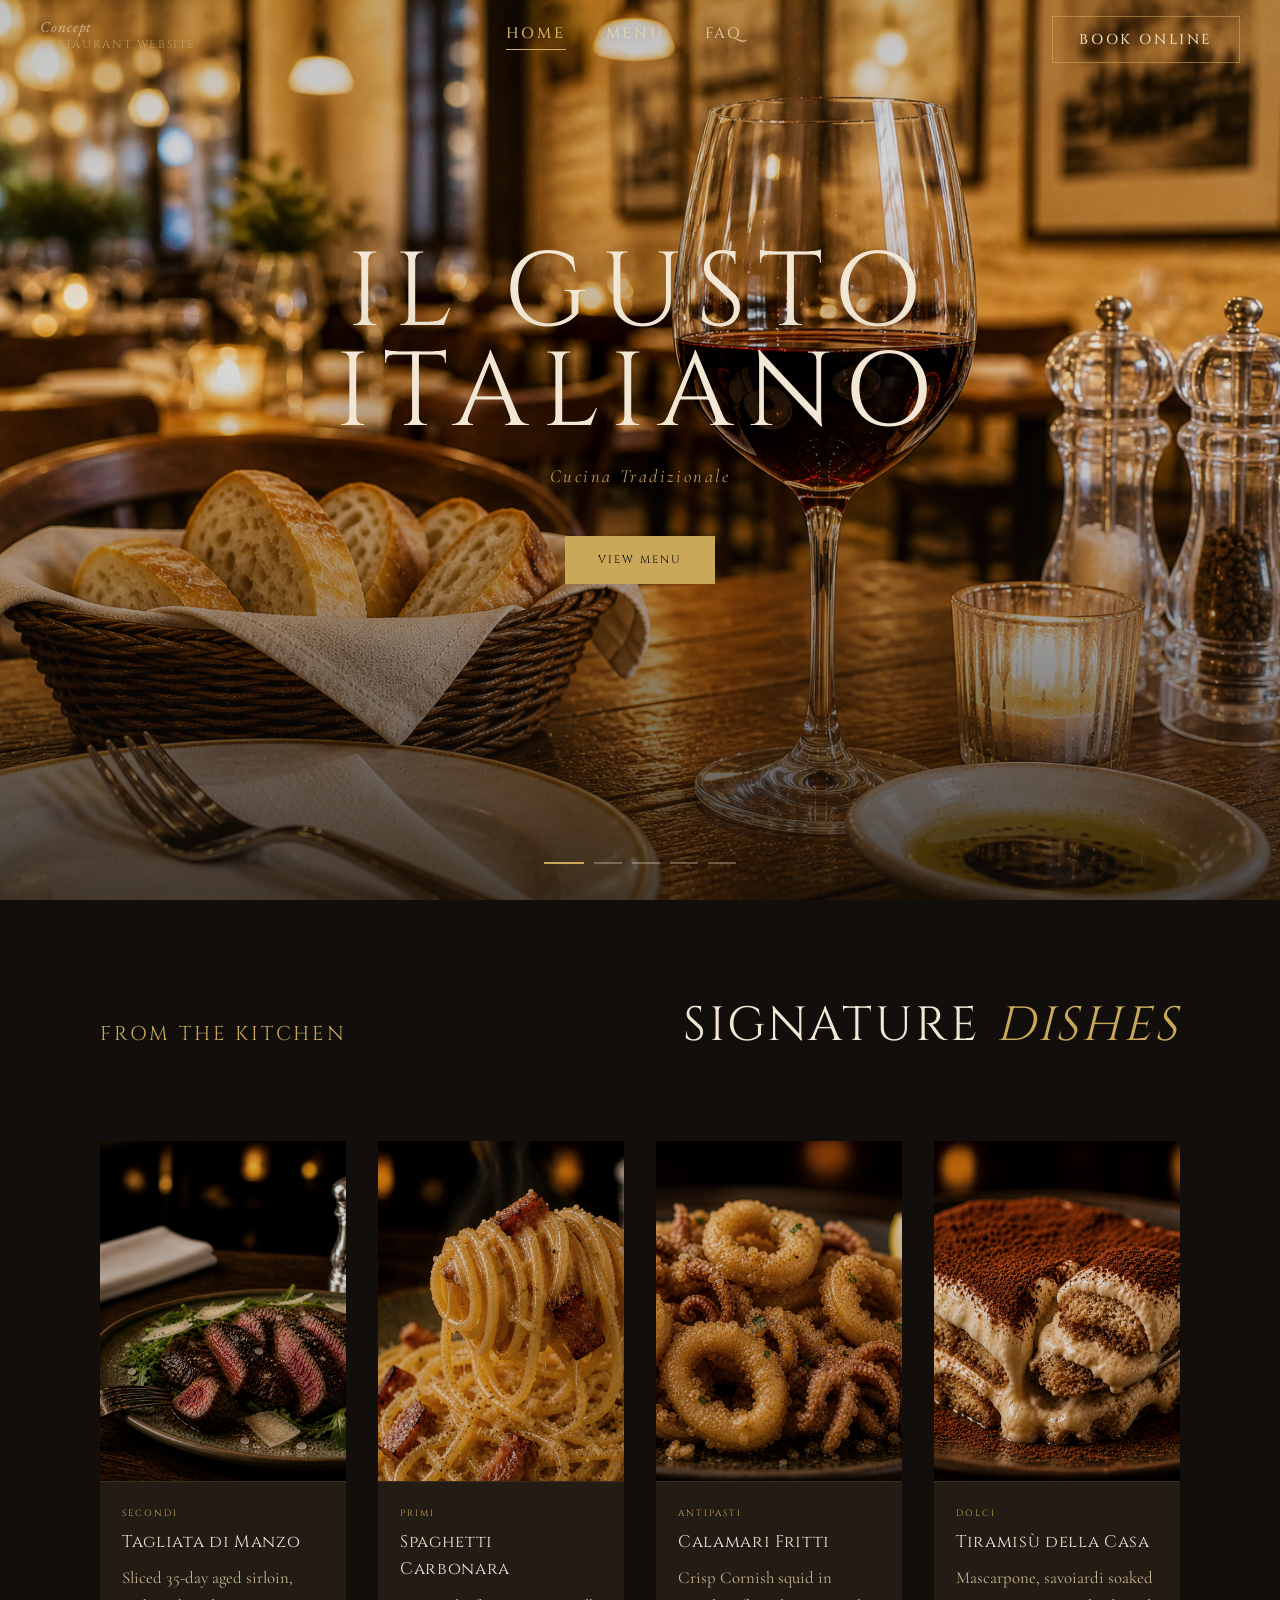
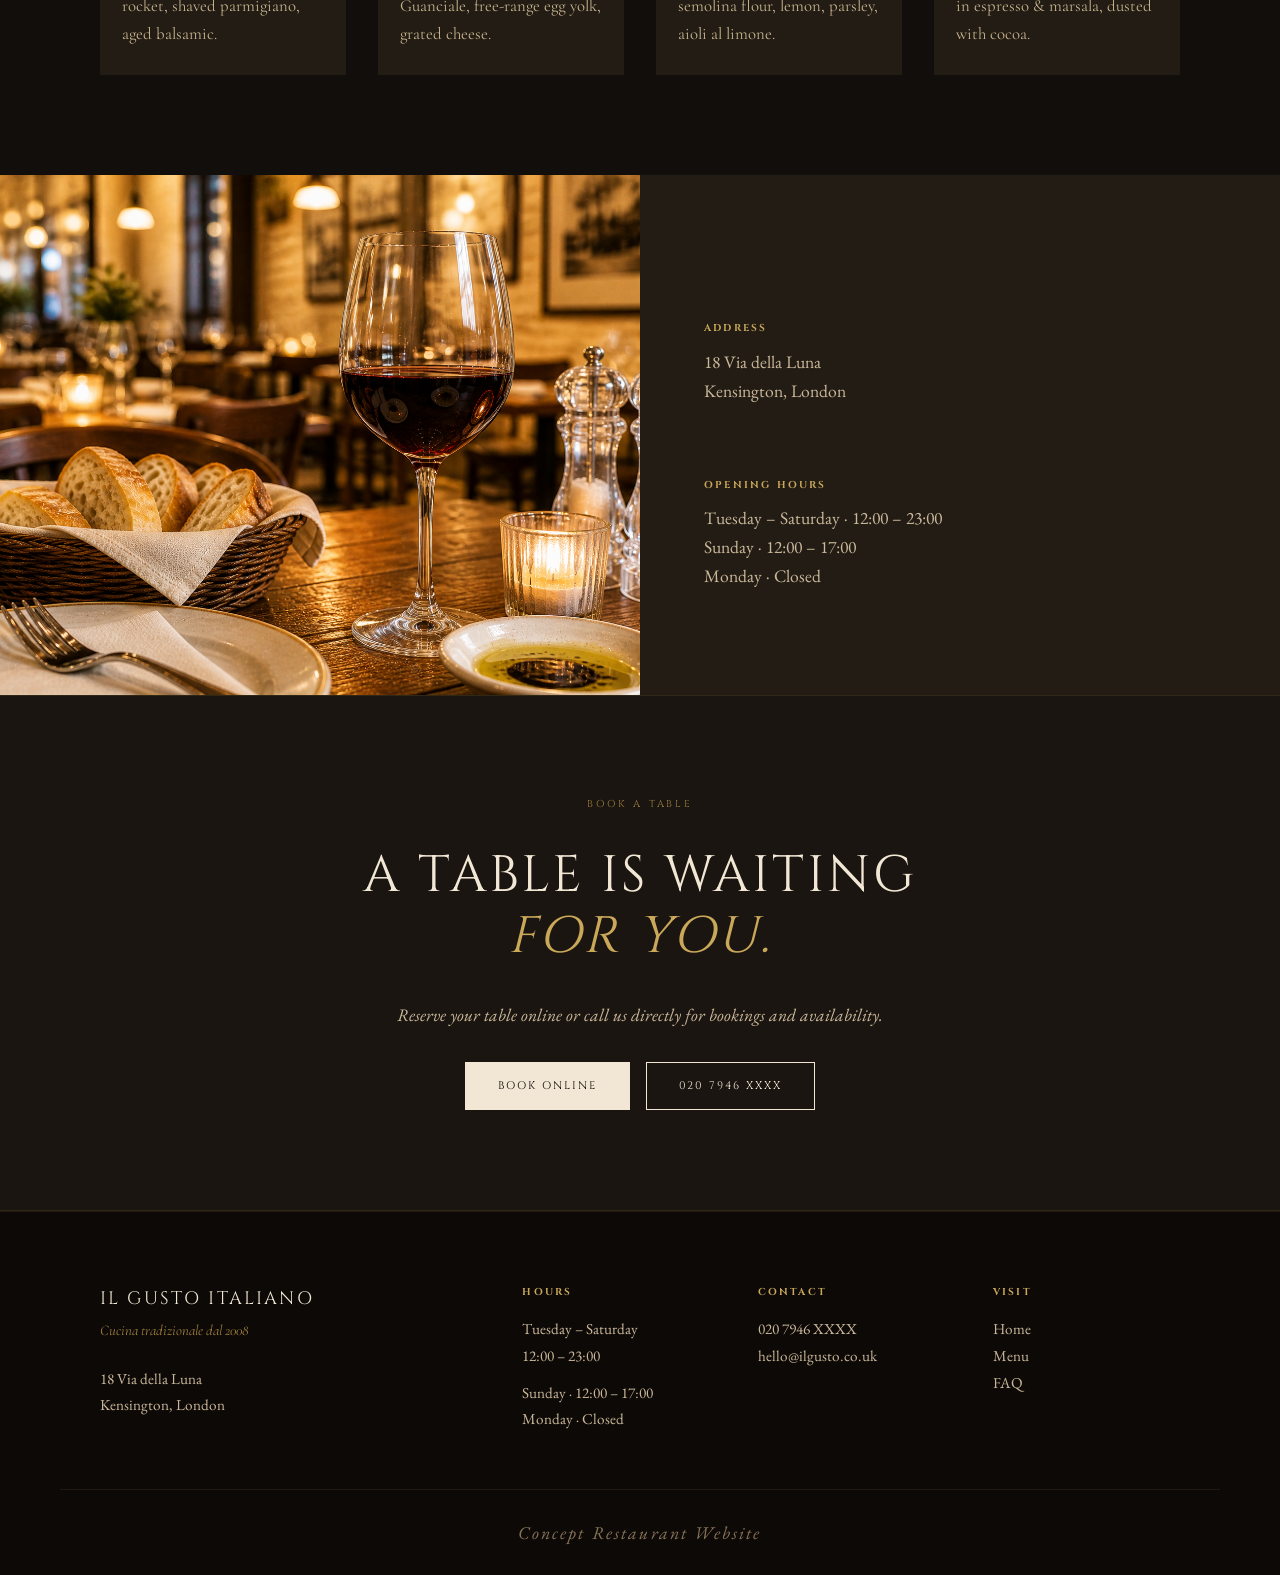
<file: Gusto Italiano v5/index.html>
<!doctype html>
<html lang="en">
<head>
<meta charset="utf-8">
<title>Il Gusto Italiano — Cucina Tradizionale</title>
<meta name="viewport" content="width=device-width, initial-scale=1">
<meta name="description" content="Il Gusto Italiano — Traditional Italian kitchen in the heart of London. Simple ingredients, family recipes, warm atmosphere.">
<link rel="stylesheet" href="assets/styles.css">
</head>
<body data-screen-label="Home">

<nav class="nav" id="nav">
  <a class="nav__brand" href="index.html">
    <span class="nav__brand__line1">Concept</span>
    <span class="nav__brand__line2">Restaurant Website</span>
  </a>
  <div class="nav__links" id="navLinks">
    <a href="index.html" class="is-active">Home</a>
    <a href="menu.html">Menu</a>
    <a href="faq.html">FAQ</a>
  </div>
  <div class="nav__right">
    <button class="nav__cta" id="navReserve">Book Online</button>
    <button class="nav__burger" id="navBurger" aria-label="Open menu">
      <span></span><span></span><span></span>
    </button>
  </div>
</nav>

<!-- HERO -->
<header class="hero" id="hero">
  <div class="hero__slides" id="heroSlides">
    <div class="hero__slide is-active" style="background-image:url('assets/restaurant.png')"></div>
    <div class="hero__slide" style="background-image:url('assets/carbonara.png')"></div>
    <div class="hero__slide" style="background-image:url('assets/steak.png')"></div>
    <div class="hero__slide" style="background-image:url('assets/tiramisu.png')"></div>
    <div class="hero__slide" style="background-image:url('assets/calamari.png')"></div>
  </div>
  <div class="hero__veil"></div>
  <div class="hero__inner">
    <div class="hero__plate">
      <h1 class="hero__title">Il Gusto<br>Italiano</h1>
      <p class="hero__subtitle">Cucina Tradizionale</p>
      <a href="menu.html" class="btn btn--gold hero__cta">View Menu</a>
    </div>
  </div>
  <div class="hero__dots" id="heroDots">
    <button class="hero__dot is-active" data-i="0" aria-label="Slide 1"></button>
    <button class="hero__dot" data-i="1" aria-label="Slide 2"></button>
    <button class="hero__dot" data-i="2" aria-label="Slide 3"></button>
    <button class="hero__dot" data-i="3" aria-label="Slide 4"></button>
    <button class="hero__dot" data-i="4" aria-label="Slide 5"></button>
  </div>
</header>

<!-- FEATURED DISHES -->
<section class="section" style="padding-top:100px;">
  <div class="wrap">
    <div class="dishes-head">
      <div class="eyebrow dishes-head__eyebrow">From the Kitchen</div>
      <h2 class="serif dishes-head__title">Signature <span class="italic" style="color:var(--gold)">Dishes</span></h2>
    </div>
    <div class="dishes">
      <article class="dish">
        <div class="dish__img">
          <img src="assets/steak.png" alt="Tagliata di Manzo">
        </div>
        <div class="dish__body">
          <div class="dish__cat">Secondi</div>
          <h3 class="dish__name">Tagliata di Manzo</h3>
          <p class="dish__desc">Sliced 35-day aged sirloin, rocket, shaved parmigiano, aged balsamic.</p>
        </div>
      </article>
      <article class="dish">
        <div class="dish__img">
          <img src="assets/carbonara.png" alt="Spaghetti alla Carbonara">
        </div>
        <div class="dish__body">
          <div class="dish__cat">Primi</div>
          <h3 class="dish__name">Spaghetti Carbonara</h3>
          <p class="dish__desc">Guanciale, free-range egg yolk, grated cheese.</p>
        </div>
      </article>
      <article class="dish">
        <div class="dish__img">
          <img src="assets/calamari.png" alt="Calamari Fritti">
        </div>
        <div class="dish__body">
          <div class="dish__cat">Antipasti</div>
          <h3 class="dish__name">Calamari Fritti</h3>
          <p class="dish__desc">Crisp Cornish squid in semolina flour, lemon, parsley, aioli al limone.</p>
        </div>
      </article>
      <article class="dish">
        <div class="dish__img">
          <img src="assets/tiramisu.png" alt="Tiramisù della Casa">
        </div>
        <div class="dish__body">
          <div class="dish__cat">Dolci</div>
          <h3 class="dish__name">Tiramisù della Casa</h3>
          <p class="dish__desc">Mascarpone, savoiardi soaked in espresso &amp; marsala, dusted with cocoa.</p>
        </div>
      </article>
    </div>
  </div>
</section>

<!-- VISIT -->
<section>
  <div class="atmos">
    <div class="atmos__img" style="background-image:url('assets/restaurant.png')"></div>
    <div class="atmos__copy atmos__copy--minimal">
      <div class="atmos__meta">
        <div>
          <h5>Address</h5>
          <p>18 Via della Luna<br>Kensington, London</p>
        </div>
        <div>
          <h5>Opening Hours</h5>
          <p>Tuesday – Saturday · 12:00 – 23:00<br>Sunday · 12:00 – 17:00<br>Monday · Closed</p>
        </div>
      </div>
    </div>
  </div>
</section>

<!-- BOOKING CTA -->
<section class="cta" id="book">
  <div class="cta__inner wrap-narrow">
    <div class="divider">book a table</div>
    <h2>A table is waiting<br><span class="italic" style="color:var(--gold)">for you.</span></h2>
    <p>Reserve your table online or call us directly for bookings and availability.</p>
    <div class="cta__row">
      <button class="btn btn--solid" id="openBooking">Book Online</button>
      <button class="btn phone-trigger">020 7946 XXXX</button>
    </div>
  </div>
</section>

<!-- FOOTER -->
<footer class="footer">
  <div class="wrap footer__grid">
    <div>
      <div class="footer__brand">Il Gusto Italiano</div>
      <div class="footer__tagline">Cucina tradizionale dal 2008</div>
      <p>18 Via della Luna<br>Kensington, London</p>
    </div>
    <div>
      <h4>Hours</h4>
      <p>Tuesday – Saturday<br>12:00 – 23:00</p>
      <p style="margin-top:10px">Sunday · 12:00 – 17:00<br>Monday · Closed</p>
    </div>
    <div>
      <h4>Contact</h4>
      <p>020 7946 XXXX</p>
      <p><a href="mailto:hello@ilgusto.co.uk">hello@ilgusto.co.uk</a></p>
    </div>
    <div>
      <h4>Visit</h4>
      <p><a href="index.html">Home</a></p>
      <p><a href="menu.html">Menu</a></p>
      <p><a href="faq.html">FAQ</a></p>
    </div>
  </div>
  <div class="wrap footer__bottom">
    <span class="footer__concept">Concept Restaurant Website</span>
  </div>
</footer>

<!-- BOOKING MODAL -->
<div class="modal-overlay" id="bookingModal" role="dialog" aria-modal="true" aria-label="Reserve a Table">
  <div class="modal">
    <button class="modal__close" id="closeModal" aria-label="Close">×</button>
    <div class="divider">prenota</div>
    <div class="modal__title-row">
      <span></span>
      <h2>Reserve a Table</h2>
      <button class="modal__close--inline" id="closeModalInline" aria-label="Close">×</button>
    </div>
    <p style="text-align:center;font-family:var(--ff-display);font-style:normal;font-size:1.2rem;color:#c0392b;letter-spacing:0.1em;text-transform:uppercase;margin-bottom:8px;">Demo only — no real booking will be made.</p>
    <div class="modal-form" id="bookingForm">
      <div class="modal-form__row">
        <label>
          First Name
          <input type="text" placeholder="" autocomplete="given-name">
        </label>
        <label>
          Last Name
          <input type="text" placeholder="" autocomplete="family-name">
        </label>
      </div>
      <label>
        Email
        <input type="email" placeholder="maria@example.com" autocomplete="email">
      </label>
      <div class="modal-form__row">
        <label>
          Date
          <input type="date" id="bookDate">
        </label>
        <label>
          Time
          <select id="bookTime">
            <option value="">Select a time</option>
          </select>
        </label>
      </div>
      <label>
        Guests
        <select>
          <option>1 guest</option>
          <option selected>2 guests</option>
          <option>3 guests</option>
          <option>4 guests</option>
          <option>5 guests</option>
          <option>6 guests</option>
          <option>7+ guests — please call</option>
        </select>
      </label>
      <label>
        Special requests (optional)
        <input type="text" placeholder="Dietary requirements, celebrations…">
      </label>
      <p class="modal-form__time-note" id="timeNote"></p>
      <button class="btn btn--gold" id="submitBooking">Confirm Reservation</button>
    </div>
    <div class="modal-success" id="bookingSuccess">
      <div class="modal-success__icon">✓</div>
      <h3 style="font-family:var(--ff-display);font-size:1.1rem;letter-spacing:0.06em;text-transform:uppercase;color:var(--parchment);">Table Reserved</h3>
      <p>Thank you — a confirmation has been sent to your email. We look forward to welcoming you.</p>
    </div>
  </div>
</div>

<!-- PHONE DEMO MODAL -->
<div class="modal-overlay" id="phoneModal" role="dialog" aria-modal="true" aria-label="Phone demo">
  <div class="modal modal--phone">
    <button class="modal__close" id="closePhoneModal" aria-label="Close">×</button>
    <div class="phone-demo">
      <div class="phone-demo__icon" id="phoneIcon">
        <svg viewBox="0 0 48 48" fill="none" xmlns="http://www.w3.org/2000/svg">
          <path d="M16 8h4l2 6-3 2a18 18 0 0 0 8 8l2-3 6 2v4a2 2 0 0 1-2 2A24 24 0 0 1 9 10a2 2 0 0 1 2-2h5z" stroke="#caa85a" stroke-width="1.5" stroke-linejoin="round" stroke-linecap="round"/>
        </svg>
      </div>
      <p class="phone-demo__number">020 7946 XXXX</p>
      <p class="phone-demo__notice">Demo only — no real call will be made.</p>
      <button class="btn" id="closePhoneModalBtn" style="margin-top:8px;">Close</button>
    </div>
  </div>
</div>

<!-- MOBILE BOOKING BAR -->
<div class="mobile-book-bar">
  <button class="btn btn--gold" id="openBookingMobile">Book a Table</button>
  <button class="btn phone-trigger">Call Us</button>
</div>

<script>
// Hamburger menu
(function(){
  const burger = document.getElementById('navBurger');
  const links  = document.getElementById('navLinks');
  if (!burger) return;
  burger.addEventListener('click', () => {
    const open = links.classList.toggle('is-mobile-open');
    burger.classList.toggle('is-open', open);
    burger.setAttribute('aria-label', open ? 'Close menu' : 'Open menu');
  });
  links.querySelectorAll('a').forEach(a => a.addEventListener('click', () => {
    links.classList.remove('is-mobile-open');
    burger.classList.remove('is-open');
  }));
})();

// Hero rotator
(function(){
  const slides = document.querySelectorAll('#heroSlides .hero__slide');
  const dots   = document.querySelectorAll('#heroDots .hero__dot');
  let i = 0;
  function go(n){
    slides.forEach((s,k) => s.classList.toggle('is-active', k===n));
    dots.forEach((d,k)   => d.classList.toggle('is-active', k===n));
    i = n;
  }
  dots.forEach(d => d.addEventListener('click', () => { go(parseInt(d.dataset.i,10)); reset(); }));
  let timer = setInterval(() => go((i+1) % slides.length), 5000);
  function reset(){ clearInterval(timer); timer = setInterval(()=>go((i+1)%slides.length), 6000); }
})();

// Nav solid on scroll
(function(){
  const nav = document.getElementById('nav');
  const onScroll = () => nav.classList.toggle('is-solid', window.scrollY > 60);
  window.addEventListener('scroll', onScroll, {passive:true});
  onScroll();
})();

// Booking modal + time-aware logic
(function(){
  const overlay  = document.getElementById('bookingModal');
  const closeBtn = document.getElementById('closeModal');
  const openBtns = document.querySelectorAll('#openBooking, #navReserve, #openBookingMobile');
  const timeNote = document.getElementById('timeNote');
  const bookDate = document.getElementById('bookDate');
  const bookTime = document.getElementById('bookTime');
  const submit   = document.getElementById('submitBooking');
  const form     = document.getElementById('bookingForm');
  const success  = document.getElementById('bookingSuccess');

  // Opening hours: Tue–Sat 12–23, Sun 12–17, Mon closed
  const slots = {
    0: [], // Sunday lunch only (will fill below)
    1: [], // Monday — closed
    2: ['12:00','12:30','13:00','13:30','14:00','14:30','19:00','19:30','20:00','20:30','21:00','21:30'],
    3: ['12:00','12:30','13:00','13:30','14:00','14:30','19:00','19:30','20:00','20:30','21:00','21:30'],
    4: ['12:00','12:30','13:00','13:30','14:00','14:30','19:00','19:30','20:00','20:30','21:00','21:30'],
    5: ['12:00','12:30','13:00','13:30','14:00','14:30','19:00','19:30','20:00','20:30','21:00','21:30'],
    6: ['12:00','12:30','13:00','13:30','14:00','14:30','19:00','19:30','20:00','20:30','21:00','21:30'],
  };
  slots[0] = ['12:00','12:30','13:00','13:30','14:00','14:30','15:00','15:30','16:00'];

  // Set min date to today
  const today = new Date();
  const pad = n => String(n).padStart(2,'0');
  bookDate.min = `${today.getFullYear()}-${pad(today.getMonth()+1)}-${pad(today.getDate())}`;

  function updateSlots(){
    const val = bookDate.value;
    bookTime.innerHTML = '<option value="">Select a time</option>';
    timeNote.textContent = '';
    if (!val) return;
    const d = new Date(val);
    const day = d.getDay();
    if (day === 1) {
      timeNote.textContent = 'We are closed on Mondays. Please choose another date.';
      return;
    }
    const available = slots[day] || [];
    if (!available.length) {
      timeNote.textContent = 'No availability on this date.';
      return;
    }
    available.forEach(t => {
      const o = document.createElement('option');
      o.value = t; o.textContent = t;
      bookTime.appendChild(o);
    });
    if (day === 0) timeNote.textContent = 'Sunday service closes at 17:00.';
  }
  bookDate.addEventListener('change', updateSlots);

  function open(){
    overlay.classList.add('is-open');
    document.body.style.overflow = 'hidden';
  }
  function close(){
    overlay.classList.remove('is-open');
    document.body.style.overflow = '';
    // Reset after transition completes
    setTimeout(() => {
      form.style.display = '';
      success.classList.remove('is-visible');
    }, 350);
  }
  openBtns.forEach(b => b.addEventListener('click', e => { e.preventDefault(); open(); }));

  // navReserve — always open modal, never scroll
  document.getElementById('navReserve').addEventListener('click', e => { e.preventDefault(); open(); });

  closeBtn.addEventListener('click', close);
  const closeBtnInline = document.getElementById('closeModalInline');
  if (closeBtnInline) closeBtnInline.addEventListener('click', close);
  overlay.addEventListener('click', e => { if (e.target === overlay) close(); });
  document.addEventListener('keydown', e => { if (e.key === 'Escape') close(); });

  submit.addEventListener('click', () => {
    form.style.display = 'none';
    success.classList.add('is-visible');
  });
})();

// Phone demo modal
(function(){
  const overlay   = document.getElementById('phoneModal');
  const closeBtn  = document.getElementById('closePhoneModal');
  const triggers  = document.querySelectorAll('.phone-trigger');

  function open(){
    overlay.classList.add('is-open');
    document.body.style.overflow = 'hidden';
  }
  function close(){
    overlay.classList.remove('is-open');
    document.body.style.overflow = '';
  }
  triggers.forEach(t => t.addEventListener('click', e => { e.preventDefault(); open(); }));
  closeBtn.addEventListener('click', close);
  document.getElementById('closePhoneModalBtn').addEventListener('click', close);
  overlay.addEventListener('click', e => { if (e.target === overlay) close(); });
  document.addEventListener('keydown', e => { if (e.key === 'Escape' && overlay.classList.contains('is-open')) close(); });
})();
</script>
</body>
</html>
</file>
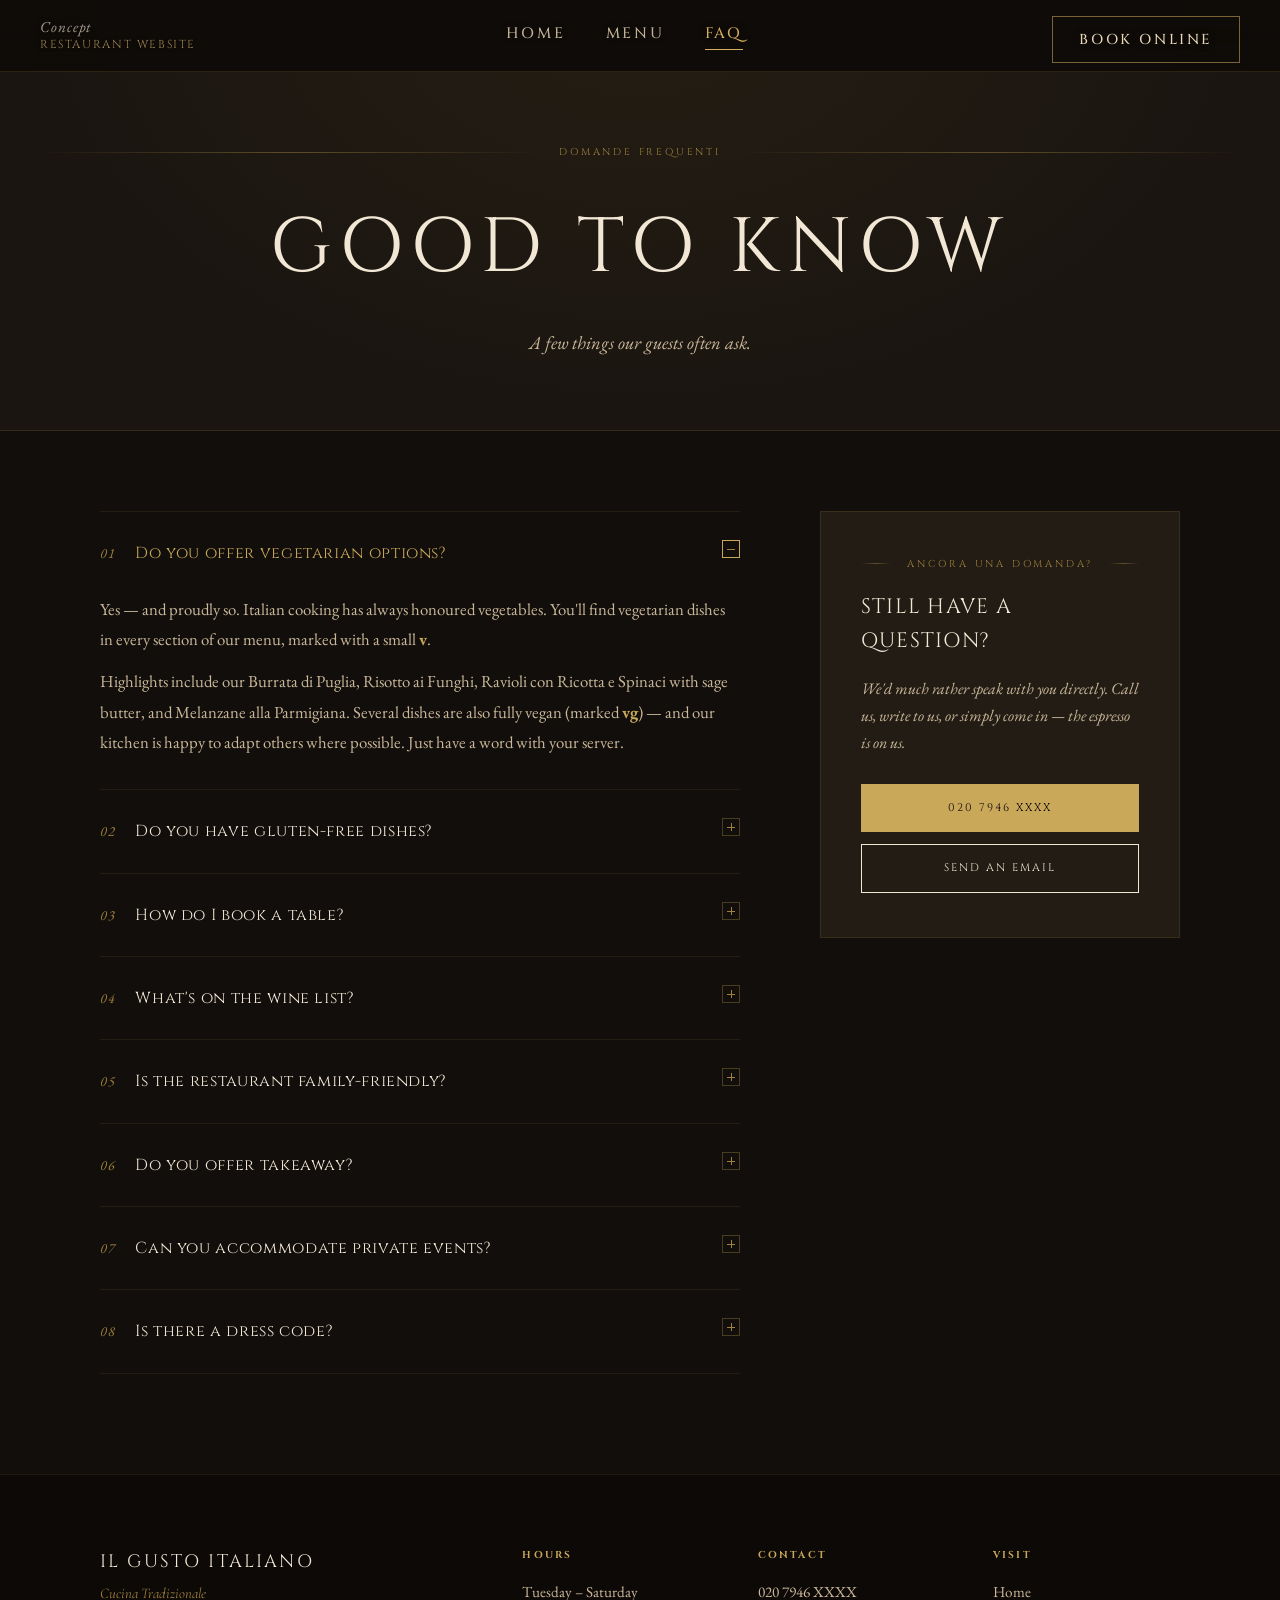
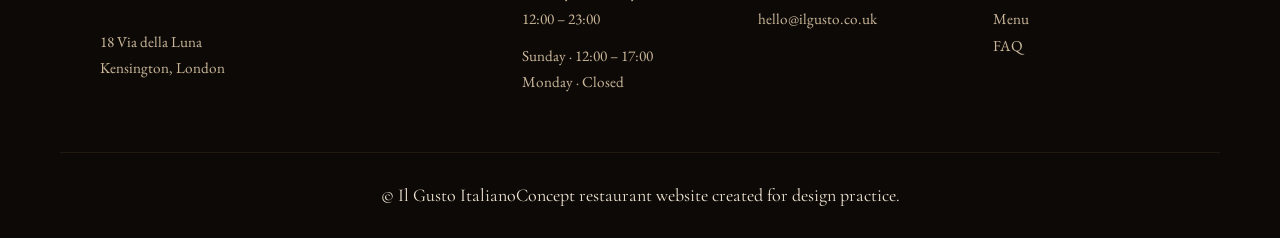
<file: Gusto Italiano v5/faq.html>
<!doctype html>
<html lang="en">
<head>
<meta charset="utf-8">
<title>FAQ — Il Gusto Italiano</title>
<meta name="viewport" content="width=device-width, initial-scale=1">
<link rel="stylesheet" href="assets/styles.css">
</head>
<body data-screen-label="FAQ">

<nav class="nav is-solid" id="nav">
  <a class="nav__brand" href="index.html">
    <span class="nav__brand__line1">Concept</span>
    <span class="nav__brand__line2">Restaurant Website</span>
  </a>
  <div class="nav__links" id="navLinks">
    <a href="index.html">Home</a>
    <a href="menu.html">Menu</a>
    <a href="faq.html" class="is-active">FAQ</a>
  </div>
  <div class="nav__right">
    <button class="nav__cta" id="navBookOnline">Book Online</button>
    <button class="nav__burger" id="navBurger" aria-label="Open menu">
      <span></span><span></span><span></span>
    </button>
  </div>
</nav>

<header class="pagehero">
  <div class="divider">domande frequenti</div>
  <h1>Good to Know</h1>
  <p>A few things our guests often ask.</p>
</header>

<main>
  <section class="faq-wrap" id="faq">
    <div class="faq-list">

      <div class="faq-item is-open">
        <button class="faq-q" aria-expanded="true">
          <span style="display:flex;align-items:baseline;flex:1">
            <span class="faq-q__num">01</span>
            Do you offer vegetarian options?
          </span>
          <span class="faq-q__icon" aria-hidden="true"></span>
        </button>
        <div class="faq-a">
          <div class="faq-a__inner">
            <p>Yes — and proudly so. Italian cooking has always honoured vegetables. You'll find vegetarian dishes in every section of our menu, marked with a small <strong style="color:var(--gold)">v</strong>.</p>
            <p>Highlights include our Burrata di Puglia, Risotto ai Funghi, Ravioli con Ricotta e Spinaci with sage butter, and Melanzane alla Parmigiana. Several dishes are also fully vegan (marked <strong style="color:var(--gold)">vg</strong>) — and our kitchen is happy to adapt others where possible. Just have a word with your server.</p>
          </div>
        </div>
      </div>

      <div class="faq-item">
        <button class="faq-q" aria-expanded="false">
          <span style="display:flex;align-items:baseline;flex:1">
            <span class="faq-q__num">02</span>
            Do you have gluten-free dishes?
          </span>
          <span class="faq-q__icon" aria-hidden="true"></span>
        </button>
        <div class="faq-a">
          <div class="faq-a__inner">
            <p>We do. Most of our antipasti, all of our secondi (with the exception of the Cotoletta alla Milanese), and several primi can be served gluten-free.</p>
            <p>We make a fresh gluten-free pasta on request, and the kitchen takes coeliac diners seriously — separate water, separate pans, separate boards. Please mention any allergies when you book, or tell your server on arrival, so we can prepare properly.</p>
          </div>
        </div>
      </div>

      <div class="faq-item">
        <button class="faq-q" aria-expanded="false">
          <span style="display:flex;align-items:baseline;flex:1">
            <span class="faq-q__num">03</span>
            How do I book a table?
          </span>
          <span class="faq-q__icon" aria-hidden="true"></span>
        </button>
        <div class="faq-a">
          <div class="faq-a__inner">
            <p>You can reserve online through our booking page, or by telephone on <strong style="color:var(--parchment)">020 7946 XXXX</strong> between 11am and 10pm. We hold tables for up to 15 minutes past the booking time.</p>
            <p>For groups of seven or more, a set menu is offered and we ask for a small deposit at the time of booking. Walk-ins are welcome at the bar most evenings — there's room for six, and a full menu is served there too.</p>
          </div>
        </div>
      </div>

      <div class="faq-item">
        <button class="faq-q" aria-expanded="false">
          <span style="display:flex;align-items:baseline;flex:1">
            <span class="faq-q__num">04</span>
            What's on the wine list?
          </span>
          <span class="faq-q__icon" aria-hidden="true"></span>
        </button>
        <div class="faq-a">
          <div class="faq-a__inner">
            <p>Our list is short, considered, and entirely Italian — from a crisp Vermentino out of Sardegna to a Barolo from a small producer in Castiglione Falletto. We list everything by the glass, the carafe, and the bottle, so you can taste widely without committing to a full bottle.</p>
            <p>Our sommelier, Marco, is on the floor every evening and is delighted to pair a wine to your meal. If you'd like to bring a special bottle of your own, our corkage is £20 per 750ml — please let us know in advance.</p>
          </div>
        </div>
      </div>

      <div class="faq-item">
        <button class="faq-q" aria-expanded="false">
          <span style="display:flex;align-items:baseline;flex:1">
            <span class="faq-q__num">05</span>
            Is the restaurant family-friendly?
          </span>
          <span class="faq-q__icon" aria-hidden="true"></span>
        </button>
        <div class="faq-a">
          <div class="faq-a__inner">
            <p>Very much so. We're an Italian family restaurant in spirit — children are not just welcomed, they're expected. We offer high chairs, smaller pasta portions at half price, and the kitchen is happy to make a plain plate of spaghetti al pomodoro or a simple Cotoletta for younger guests.</p>
            <p>Sundays in particular tend to be a family service, with prams and babies and grandparents all in the room. Evenings after 8pm are typically a quieter, more grown-up affair.</p>
          </div>
        </div>
      </div>

      <div class="faq-item">
        <button class="faq-q" aria-expanded="false">
          <span style="display:flex;align-items:baseline;flex:1">
            <span class="faq-q__num">06</span>
            Do you offer takeaway?
          </span>
          <span class="faq-q__icon" aria-hidden="true"></span>
        </button>
        <div class="faq-a">
          <div class="faq-a__inner">
            <p>Yes — but with a small caveat. We believe pasta is best eaten the moment it leaves the pan, so our takeaway list is a curated subset of the full menu: antipasti, lasagna, parmigiana, the slow-braised secondi, dolci, and bottles of wine.</p>
            <p>Order by phone and we'll have it ready for collection in around 25 minutes. We don't currently use third-party delivery apps — we'd rather you taste the food the way we cook it.</p>
          </div>
        </div>
      </div>

      <div class="faq-item">
        <button class="faq-q" aria-expanded="false">
          <span style="display:flex;align-items:baseline;flex:1">
            <span class="faq-q__num">07</span>
            Can you accommodate private events?
          </span>
          <span class="faq-q__icon" aria-hidden="true"></span>
        </button>
        <div class="faq-a">
          <div class="faq-a__inner">
            <p>Our private dining room — La Cantina — seats up to 18 for dinner or 24 standing. It's a vaulted brick room beneath the restaurant, perfect for birthdays, rehearsal dinners, and small wedding receptions.</p>
            <p>For full restaurant hire, we can host up to 60 seated. Please email <strong style="color:var(--gold)"><a href="mailto:events@ilgusto.co.uk">events@ilgusto.co.uk</a></strong> and our manager Elena will be in touch with menus and availability.</p>
          </div>
        </div>
      </div>

      <div class="faq-item">
        <button class="faq-q" aria-expanded="false">
          <span style="display:flex;align-items:baseline;flex:1">
            <span class="faq-q__num">08</span>
            Is there a dress code?
          </span>
          <span class="faq-q__icon" aria-hidden="true"></span>
        </button>
        <div class="faq-a">
          <div class="faq-a__inner">
            <p>None at all. Come as you are — although we'll always be happier to see you in something you feel good in. The room is candlelit and the food deserves to be lingered over, so plan to stay a while.</p>
          </div>
        </div>
      </div>

    </div>

    <aside class="faq-aside">
      <div class="divider">ancora una domanda?</div>
      <h3 style="margin-top:18px">Still have a question?</h3>
      <p>We'd much rather speak with you directly. Call us, write to us, or simply come in — the espresso is on us.</p>
      <div class="faq-aside__row">
        <button class="btn btn--gold phone-trigger" id="faqPhoneBtn">020 7946 XXXX</button>
        <button class="btn email-trigger" id="faqEmailBtn">Send an Email</button>
      </div>
    </aside>
  </section>
</main>

<footer class="footer">
  <div class="wrap footer__grid">
    <div>
      <div class="footer__brand">Il Gusto Italiano</div>
      <div class="footer__tagline">Cucina Tradizionale</div>
      <p style="margin-top:24px">18 Via della Luna<br>Kensington, London</p>
    </div>
    <div>
      <h4>Hours</h4>
      <p>Tuesday – Saturday<br>12:00 – 23:00</p>
      <p style="margin-top:10px">Sunday · 12:00 – 17:00<br>Monday · Closed</p>
    </div>
    <div>
      <h4>Contact</h4>
      <p>020 7946 XXXX</p>
      <p><a href="mailto:hello@ilgusto.co.uk">hello@ilgusto.co.uk</a></p>
    </div>
    <div>
      <h4>Visit</h4>
      <p><a href="index.html">Home</a></p>
      <p><a href="menu.html">Menu</a></p>
      <p><a href="faq.html">FAQ</a></p>
    </div>
  </div>
  <div class="wrap footer__bottom">
    <span>© Il Gusto Italiano</span>
    <span class="footer__note">Concept restaurant website created for design practice.</span>
  </div>
</footer>

<!-- BOOKING MODAL -->
<div class="modal-overlay" id="bookingModal" role="dialog" aria-modal="true" aria-label="Reserve a Table">
  <div class="modal">
    <button class="modal__close" id="closeModal" aria-label="Close">×</button>
    <div class="divider">prenota</div>
    <div class="modal__title-row">
      <span></span>
      <h2>Reserve a Table</h2>
      <button class="modal__close--inline" id="closeModalInline" aria-label="Close">×</button>
    </div>
    <p style="text-align:center;font-family:var(--ff-display);font-style:normal;font-size:1.2rem;color:#c0392b;letter-spacing:0.1em;text-transform:uppercase;margin-bottom:8px;">Demo only — no real booking will be made.</p>
    <div class="modal-form" id="bookingForm">
      <div class="modal-form__row">
        <label>First Name<input type="text" autocomplete="given-name"></label>
        <label>Last Name<input type="text" autocomplete="family-name"></label>
      </div>
      <label>Email<input type="email" placeholder="maria@example.com" autocomplete="email"></label>
      <div class="modal-form__row">
        <label>Date<input type="date" id="bookDate"></label>
        <label>Time<select id="bookTime"><option value="">Select a time</option></select></label>
      </div>
      <label>Guests
        <select>
          <option>1 guest</option><option selected>2 guests</option><option>3 guests</option>
          <option>4 guests</option><option>5 guests</option><option>6 guests</option>
          <option>7+ guests — please call</option>
        </select>
      </label>
      <label>Special requests (optional)<input type="text" placeholder="Dietary requirements, celebrations…"></label>
      <p class="modal-form__time-note" id="timeNote"></p>
      <button class="btn btn--gold" id="submitBooking">Confirm Reservation</button>
    </div>
    <div class="modal-success" id="bookingSuccess">
      <div class="modal-success__icon">✓</div>
      <h3 style="font-family:var(--ff-display);font-size:1.1rem;letter-spacing:0.06em;text-transform:uppercase;color:var(--parchment);">Table Reserved</h3>
      <p>Thank you — a confirmation has been sent to your email. We look forward to welcoming you.</p>
    </div>
  </div>
</div>

<!-- PHONE DEMO MODAL -->
<div class="modal-overlay" id="faqPhoneModal" role="dialog" aria-modal="true">
  <div class="modal modal--phone">
    <div class="phone-demo">
      <div class="phone-demo__icon">
        <svg viewBox="0 0 48 48" fill="none" xmlns="http://www.w3.org/2000/svg">
          <path d="M16 8h4l2 6-3 2a18 18 0 0 0 8 8l2-3 6 2v4a2 2 0 0 1-2 2A24 24 0 0 1 9 10a2 2 0 0 1 2-2h5z" stroke="#caa85a" stroke-width="1.5" stroke-linejoin="round" stroke-linecap="round"/>
        </svg>
      </div>
      <p class="phone-demo__number">020 7946 XXXX</p>
      <p class="phone-demo__notice">Demo only — no real call will be made.</p>
      <button class="btn" id="closeFaqPhone" style="margin-top:8px;">Close</button>
    </div>
  </div>
</div>

<!-- EMAIL DEMO MODAL -->
<div class="modal-overlay" id="faqEmailModal" role="dialog" aria-modal="true">
  <div class="modal modal--phone">
    <div class="phone-demo">
      <div class="phone-demo__icon email-sent-icon" style="background:white;">
        <img src="assets/email.png" alt="Email" style="width:60px;height:auto;">
      </div>
      <p class="phone-demo__number">Message Delivered</p>
      <p class="phone-demo__notice">Demo only — no real email will be sent.</p>
      <button class="btn" id="closeFaqEmail" style="margin-top:8px;">Close</button>
    </div>
  </div>
</div>

<!-- MOBILE BOOKING BAR -->
<div class="mobile-book-bar">
  <button class="btn btn--gold" id="mobileBookOnline">Book a Table</button>
  <button class="btn phone-trigger">Call Us</button>
</div>

<script>
// Hamburger menu
(function(){
  const burger = document.getElementById('navBurger');
  const links  = document.getElementById('navLinks');
  if (!burger) return;
  burger.addEventListener('click', () => {
    const open = links.classList.toggle('is-mobile-open');
    burger.classList.toggle('is-open', open);
  });
  links.querySelectorAll('a').forEach(a => a.addEventListener('click', () => {
    links.classList.remove('is-mobile-open');
    burger.classList.remove('is-open');
  }));
})();

(function(){
  const items = document.querySelectorAll('.faq-item');
  items.forEach(item => {
    const btn = item.querySelector('.faq-q');
    btn.addEventListener('click', () => {
      const open = item.classList.toggle('is-open');
      btn.setAttribute('aria-expanded', open ? 'true' : 'false');
    });
  });
})();

// Booking modal
(function(){
  const overlay  = document.getElementById('bookingModal');
  const form     = document.getElementById('bookingForm');
  const success  = document.getElementById('bookingSuccess');
  const bookDate = document.getElementById('bookDate');
  const bookTime = document.getElementById('bookTime');
  const timeNote = document.getElementById('timeNote');
  const slots = {
    0: ['12:00','12:30','13:00','13:30','14:00','14:30','15:00','15:30','16:00'],
    1: [],
    2: ['12:00','12:30','13:00','13:30','14:00','14:30','19:00','19:30','20:00','20:30','21:00','21:30'],
    3: ['12:00','12:30','13:00','13:30','14:00','14:30','19:00','19:30','20:00','20:30','21:00','21:30'],
    4: ['12:00','12:30','13:00','13:30','14:00','14:30','19:00','19:30','20:00','20:30','21:00','21:30'],
    5: ['12:00','12:30','13:00','13:30','14:00','14:30','19:00','19:30','20:00','20:30','21:00','21:30'],
    6: ['12:00','12:30','13:00','13:30','14:00','14:30','19:00','19:30','20:00','20:30','21:00','21:30'],
  };
  const today = new Date();
  const pad = n => String(n).padStart(2,'0');
  bookDate.min = `${today.getFullYear()}-${pad(today.getMonth()+1)}-${pad(today.getDate())}`;
  bookDate.addEventListener('change', () => {
    bookTime.innerHTML = '<option value="">Select a time</option>';
    timeNote.textContent = '';
    if (!bookDate.value) return;
    const day = new Date(bookDate.value).getDay();
    if (day === 1) { timeNote.textContent = 'We are closed on Mondays.'; return; }
    (slots[day]||[]).forEach(t => { const o = document.createElement('option'); o.value=t; o.textContent=t; bookTime.appendChild(o); });
    if (day === 0) timeNote.textContent = 'Sunday service closes at 17:00.';
  });
  function open(){ overlay.classList.add('is-open'); document.body.style.overflow='hidden'; }
  function close(){
    overlay.classList.remove('is-open'); document.body.style.overflow='';
    setTimeout(() => { form.style.display=''; success.classList.remove('is-visible'); }, 350);
  }
  document.querySelectorAll('#navBookOnline, #mobileBookOnline').forEach(b => b.addEventListener('click', e => { e.preventDefault(); open(); }));
  document.getElementById('closeModal').addEventListener('click', close);
  document.getElementById('closeModalInline').addEventListener('click', close);
  overlay.addEventListener('click', e => { if (e.target===overlay) close(); });
  document.addEventListener('keydown', e => { if (e.key==='Escape') close(); });
  document.getElementById('submitBooking').addEventListener('click', () => { form.style.display='none'; success.classList.add('is-visible'); });
})();

// Phone modal
(function(){
  const overlay  = document.getElementById('faqPhoneModal');
  const closeBtn = document.getElementById('closeFaqPhone');
  function open(){ overlay.classList.add('is-open'); document.body.style.overflow='hidden'; }
  function close(){ overlay.classList.remove('is-open'); document.body.style.overflow=''; }
  document.getElementById('faqPhoneBtn').addEventListener('click', open);
  document.querySelectorAll('.phone-trigger').forEach(t => t.addEventListener('click', e => { e.preventDefault(); open(); }));
  closeBtn.addEventListener('click', close);
  overlay.addEventListener('click', e => { if (e.target===overlay) close(); });
  document.addEventListener('keydown', e => { if (e.key==='Escape' && overlay.classList.contains('is-open')) close(); });
})();

// Email modal
(function(){
  const overlay  = document.getElementById('faqEmailModal');
  const closeBtn = document.getElementById('closeFaqEmail');
  function open(){ overlay.classList.add('is-open'); document.body.style.overflow='hidden'; }
  function close(){ overlay.classList.remove('is-open'); document.body.style.overflow=''; }
  document.getElementById('faqEmailBtn').addEventListener('click', open);
  closeBtn.addEventListener('click', close);
  overlay.addEventListener('click', e => { if (e.target===overlay) close(); });
  document.addEventListener('keydown', e => { if (e.key==='Escape' && overlay.classList.contains('is-open')) close(); });
})();
</script>
</body>
</html>
</file>
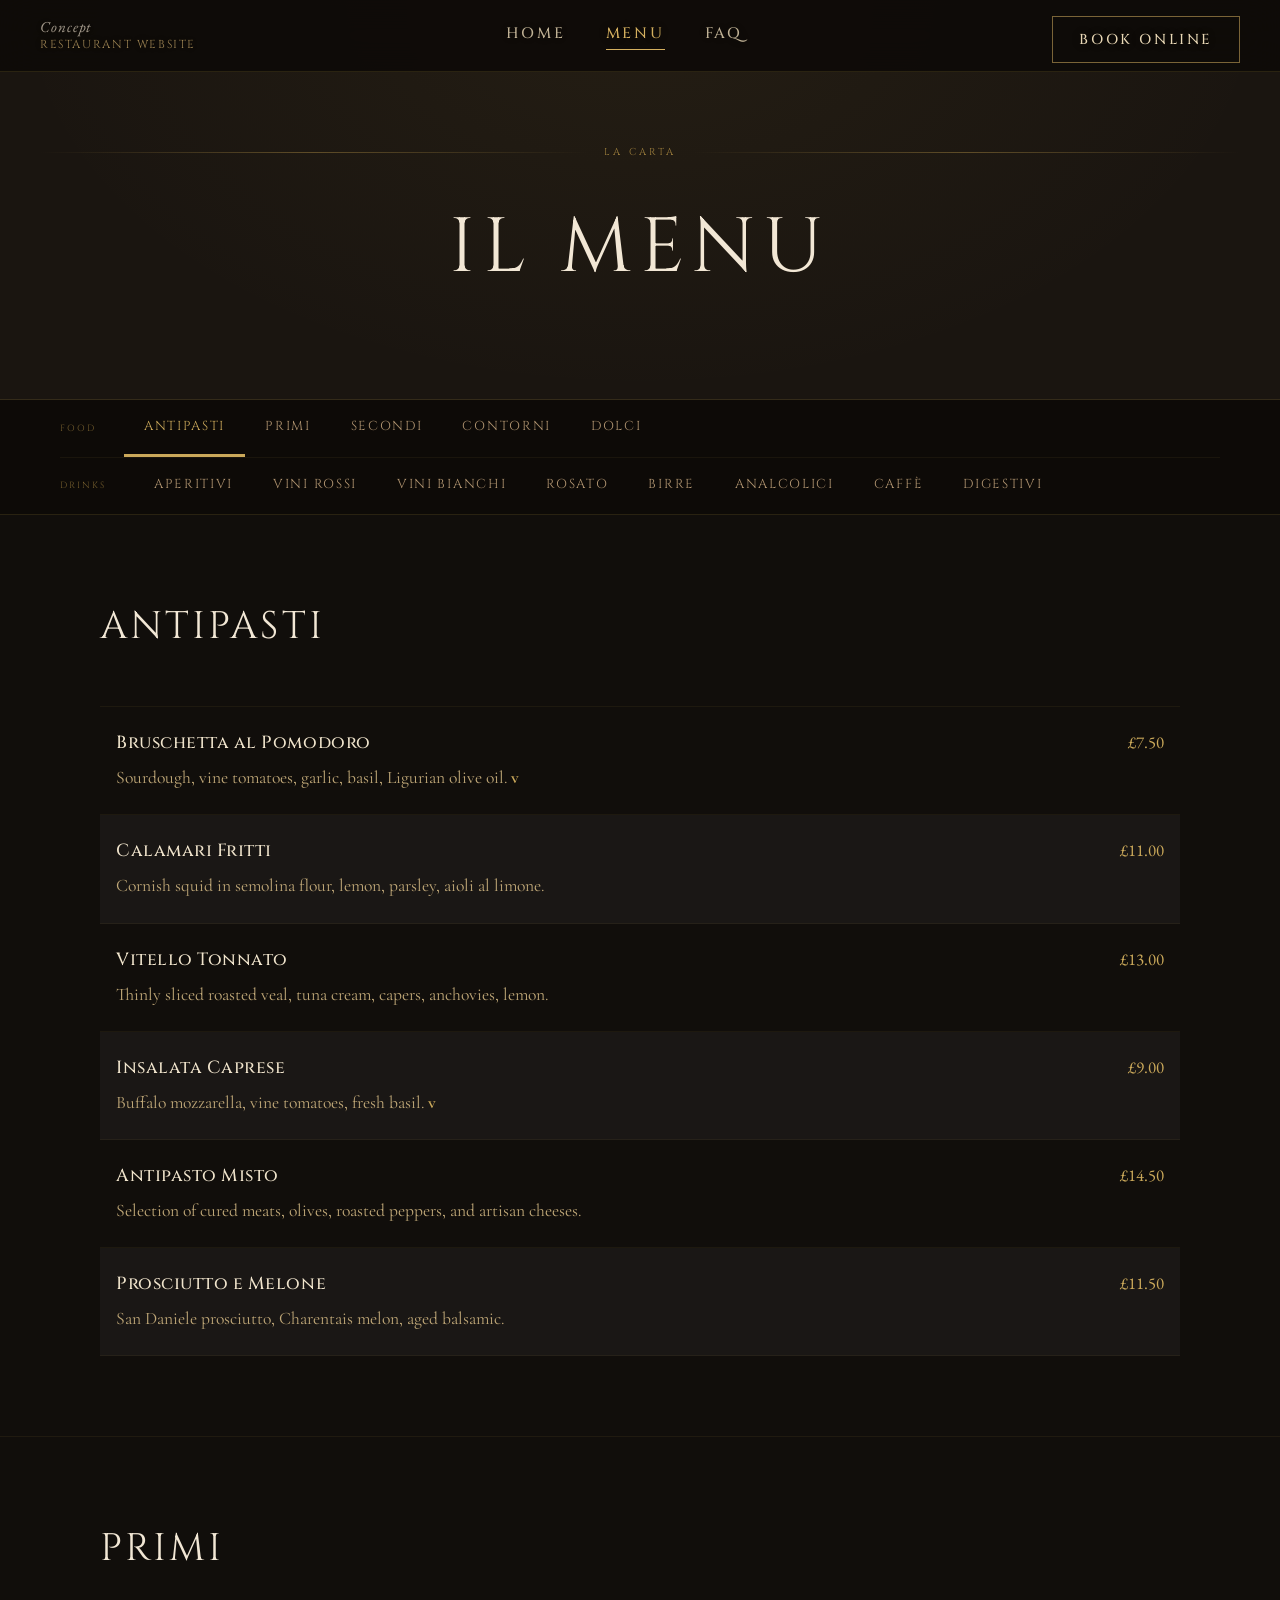
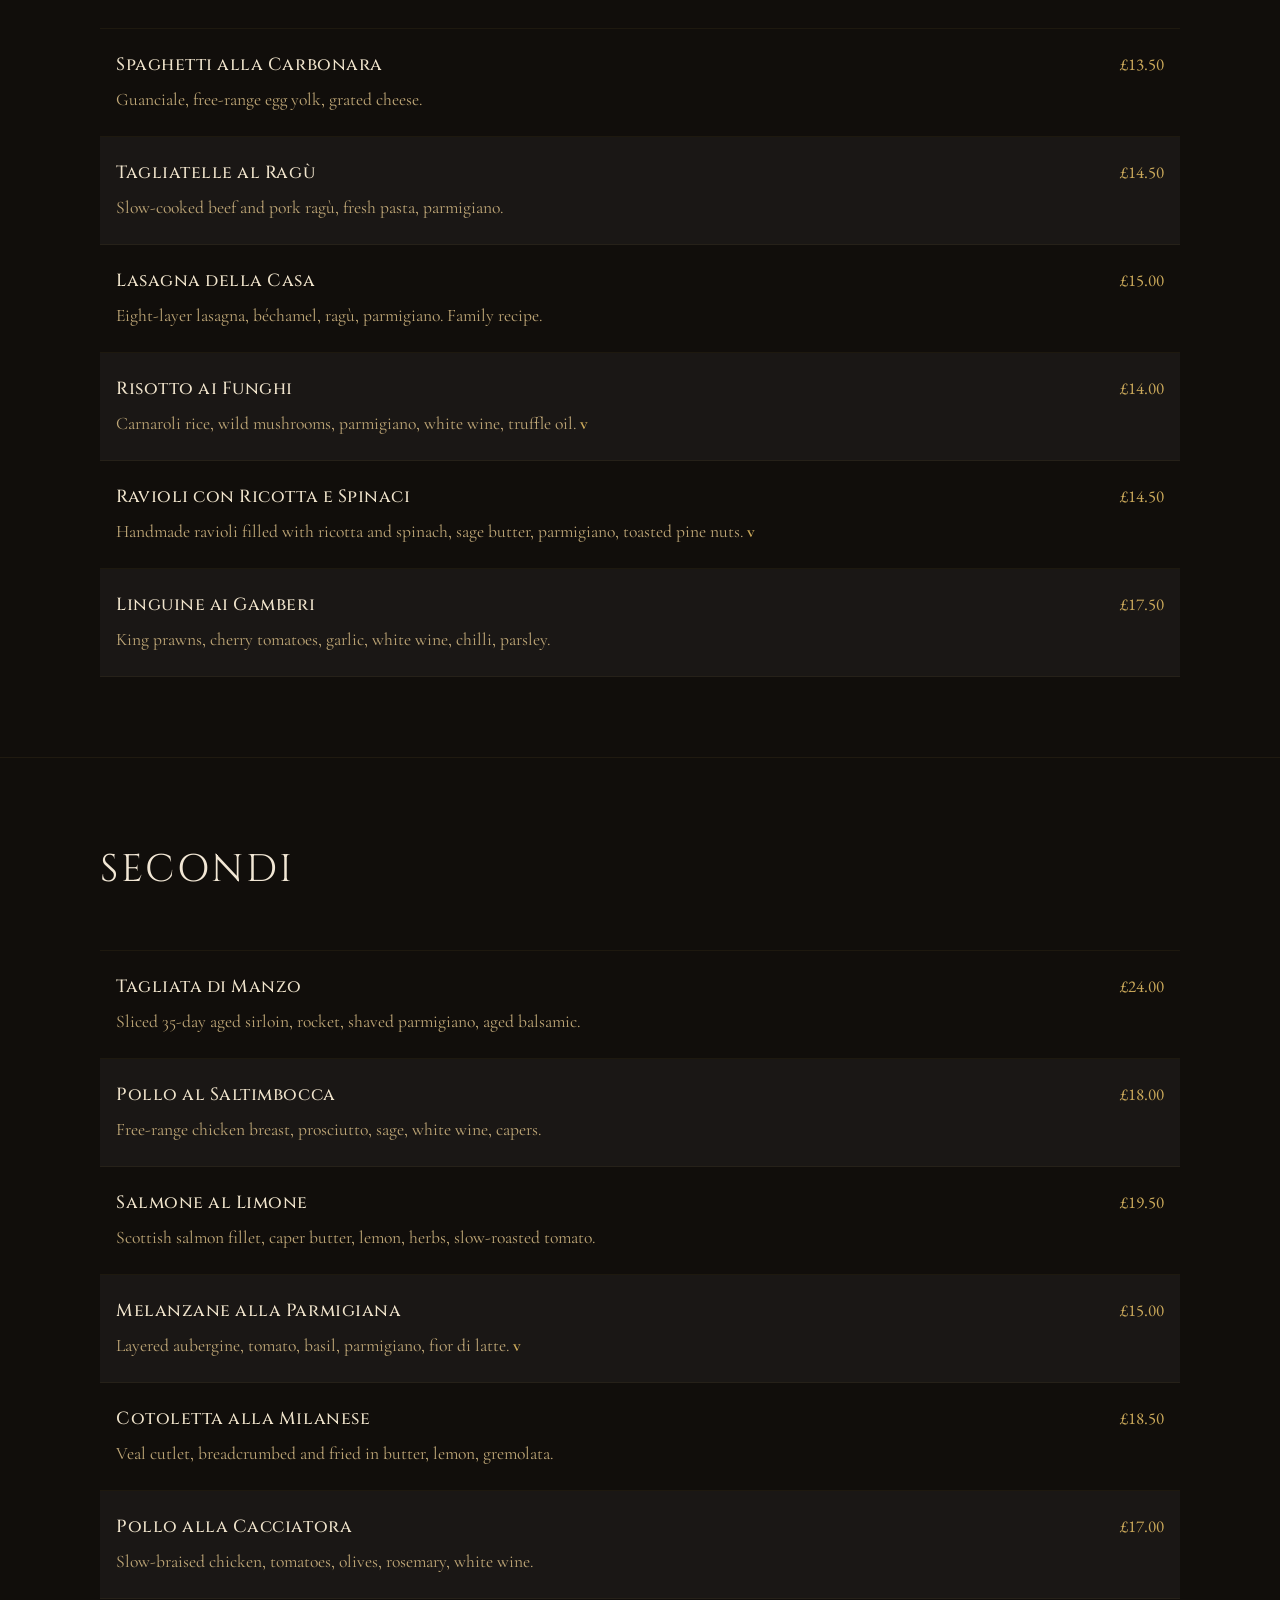
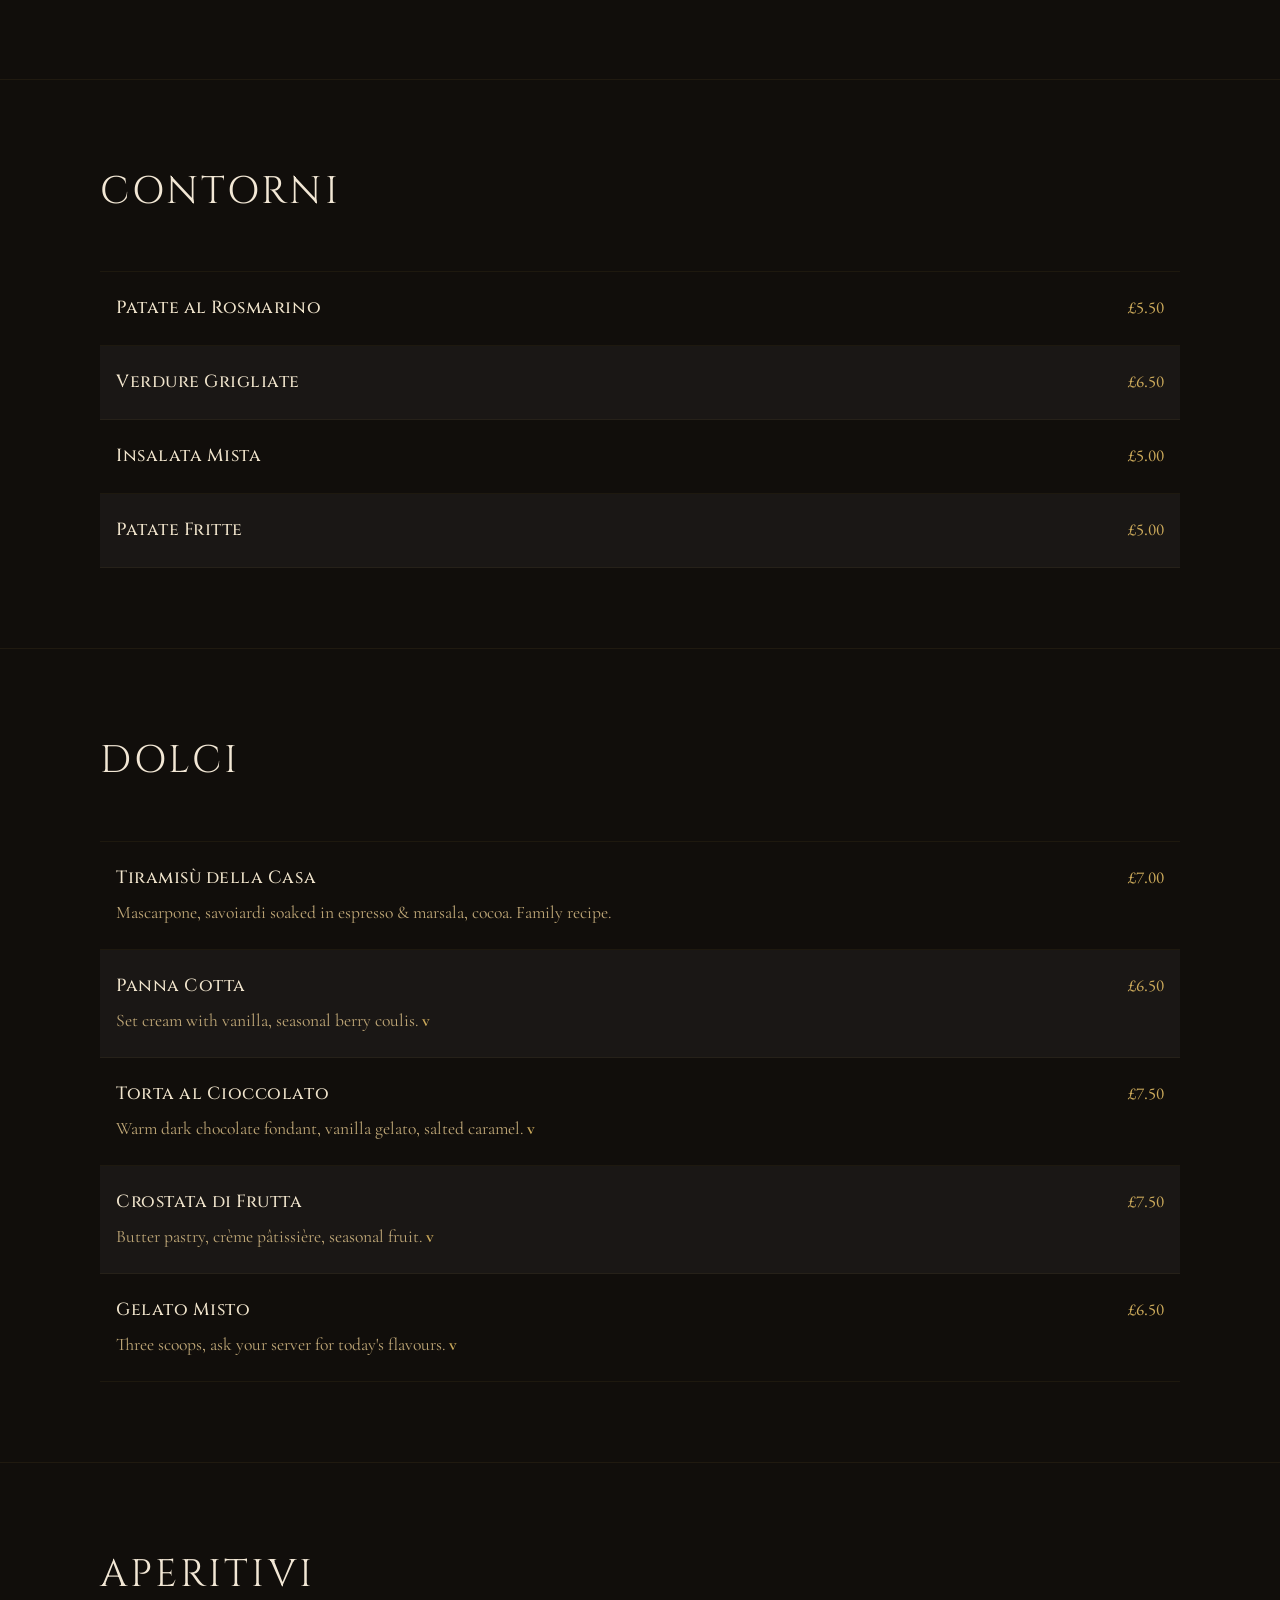
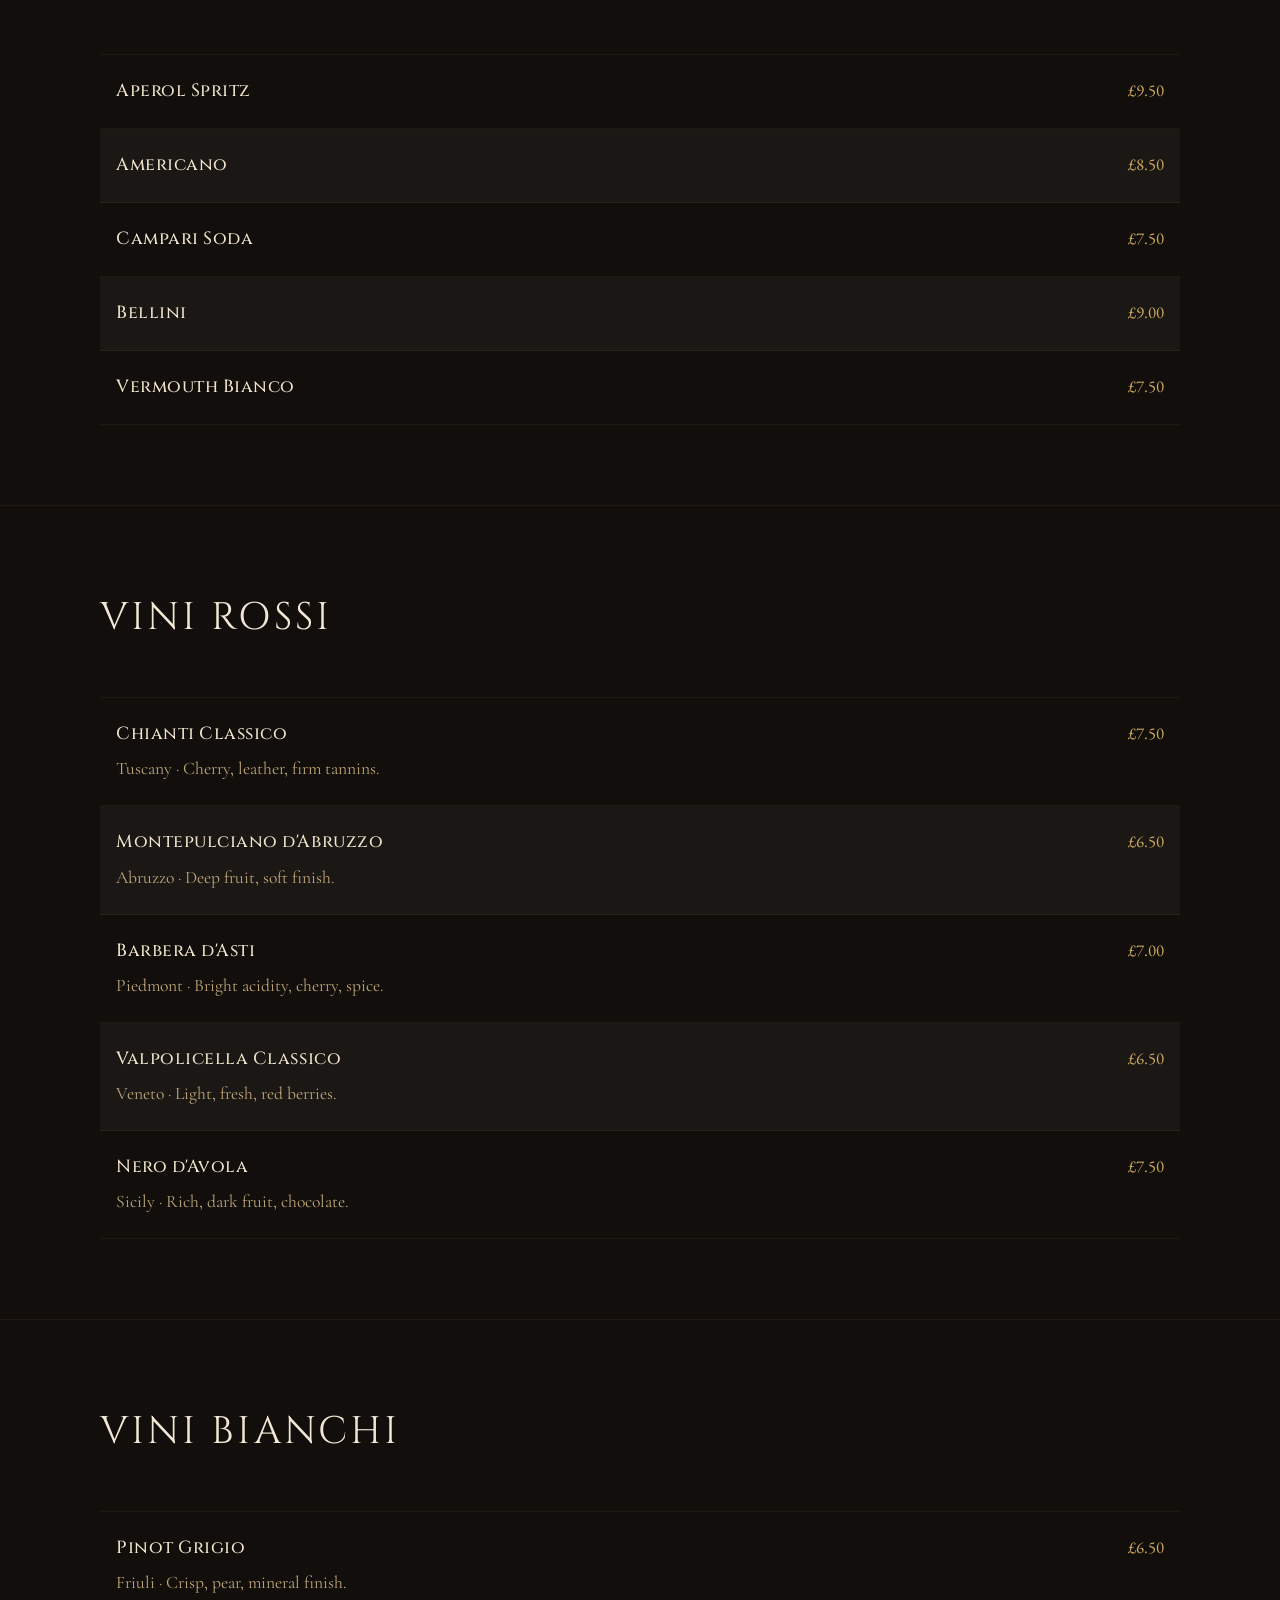
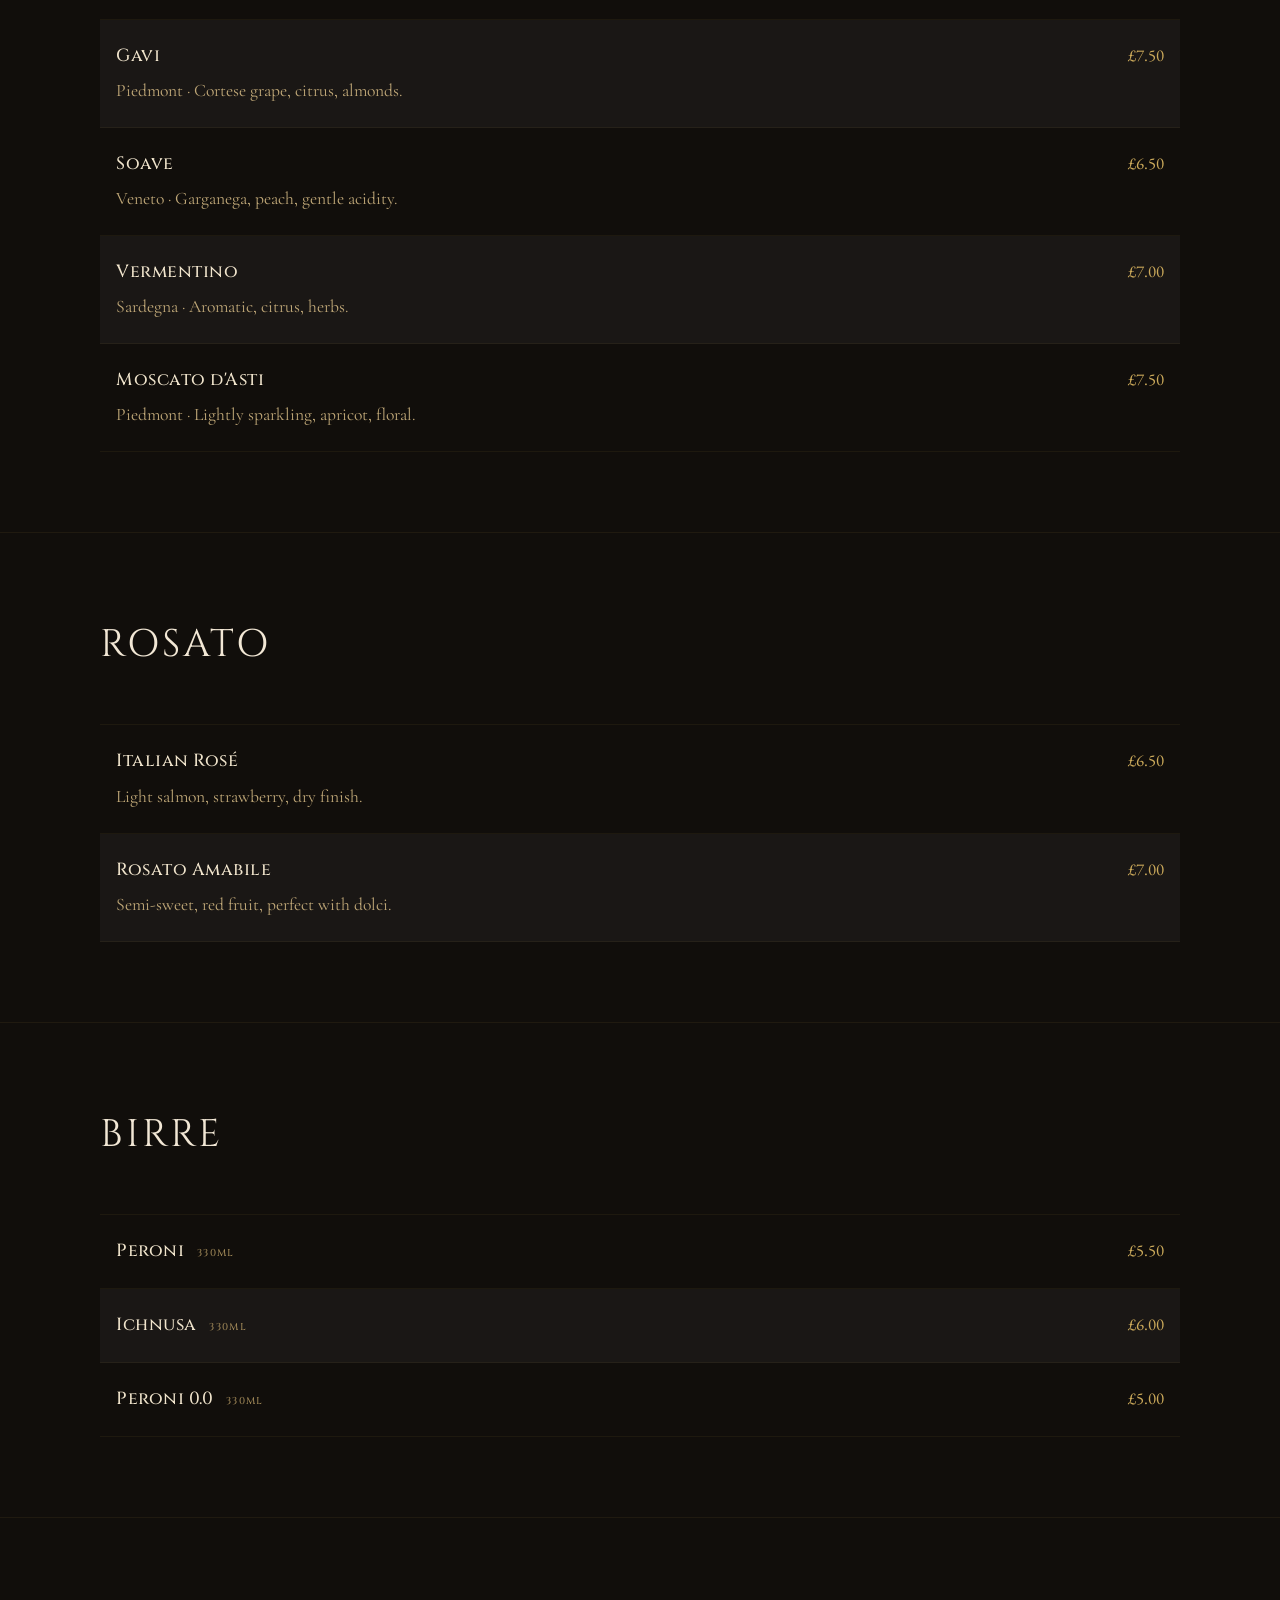
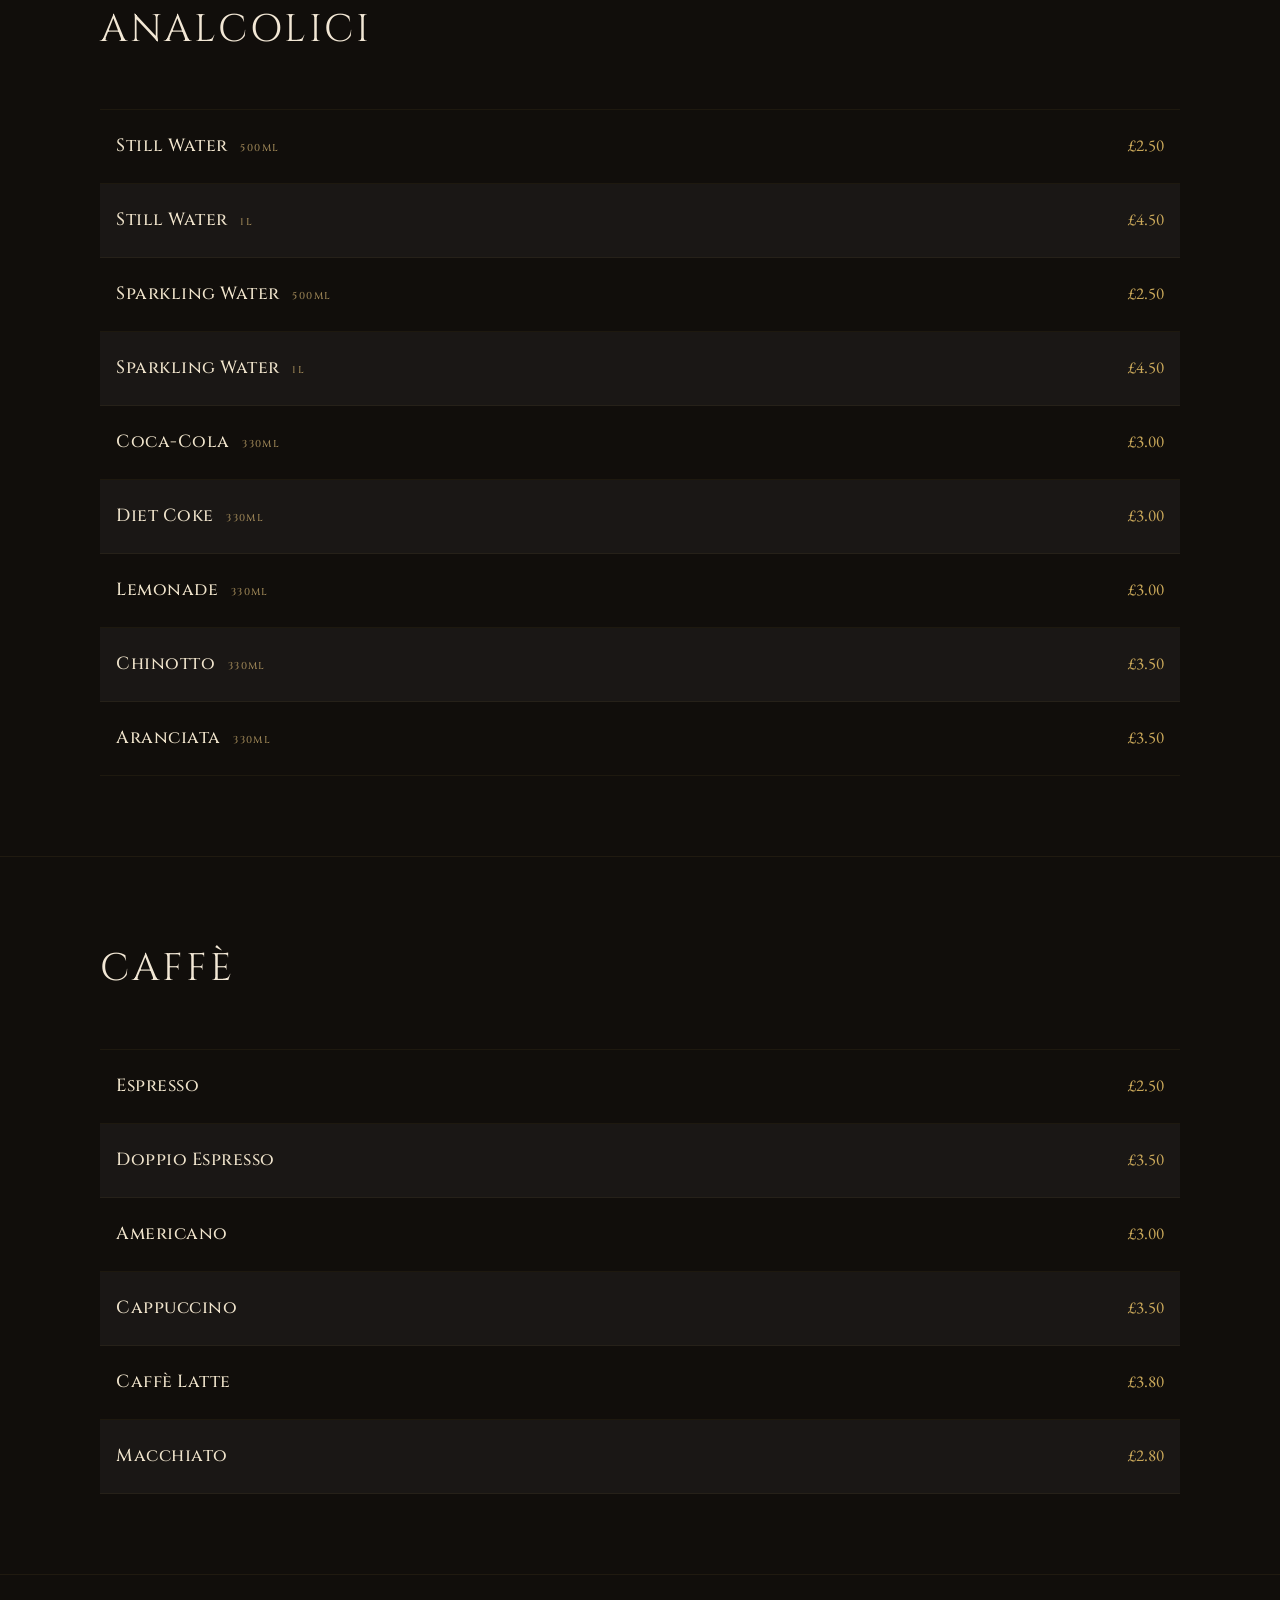
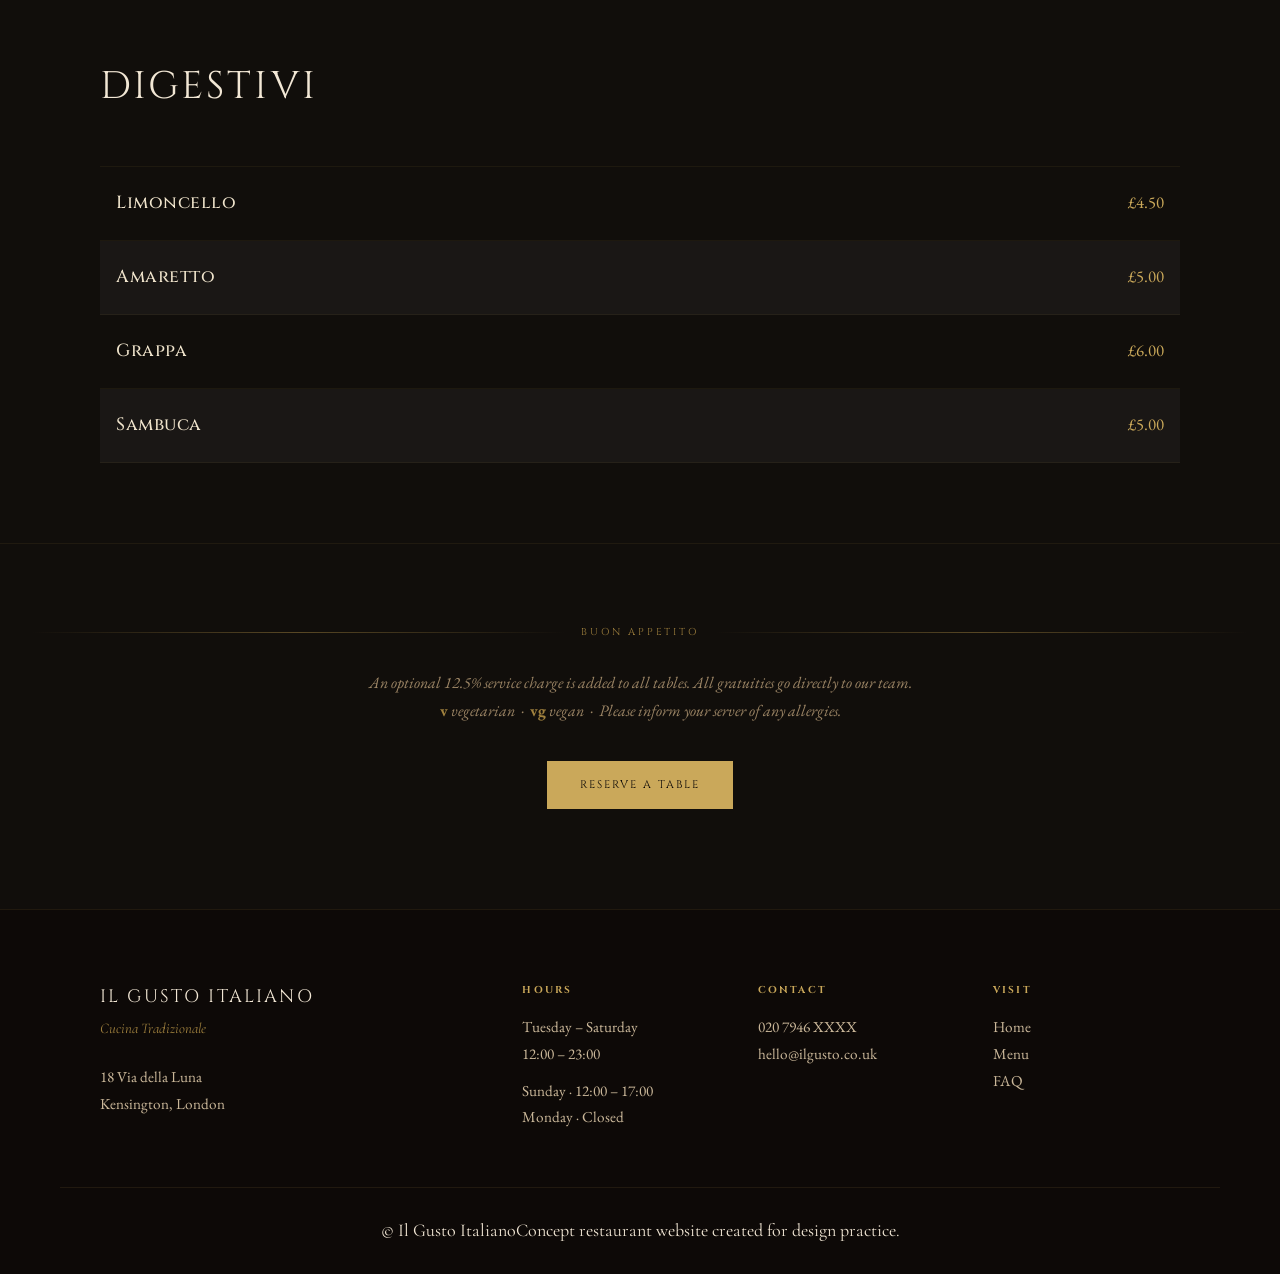
<file: Gusto Italiano v5/menu.html>
<!doctype html>
<html lang="en">
<head>
<meta charset="utf-8">
<title>Menu — Il Gusto Italiano</title>
<meta name="viewport" content="width=device-width, initial-scale=1">
<link rel="stylesheet" href="assets/styles.css">
</head>
<body data-screen-label="Menu">

<nav class="nav is-solid" id="nav">
  <a class="nav__brand" href="index.html">
    <span class="nav__brand__line1">Concept</span>
    <span class="nav__brand__line2">Restaurant Website</span>
  </a>
  <div class="nav__links" id="navLinks">
    <a href="index.html">Home</a>
    <a href="menu.html" class="is-active">Menu</a>
    <a href="faq.html">FAQ</a>
  </div>
  <div class="nav__right">
    <button class="nav__cta" id="navBookOnline">Book Online</button>
    <button class="nav__burger" id="navBurger" aria-label="Open menu">
      <span></span><span></span><span></span>
    </button>
  </div>
</nav>

<header class="pagehero">
  <div class="divider">la carta</div>
  <h1>Il Menu</h1>
</header>

<!-- Sticky tabs -->
<div class="menu-tabs" id="menuTabs">
  <div class="menu-tabs__row">
    <div class="menu-tabs__row-label">Food</div>
    <div class="menu-tabs__row-items">
      <button class="menu-tab is-active" data-target="antipasti">Antipasti</button>
      <button class="menu-tab" data-target="primi">Primi</button>
      <button class="menu-tab" data-target="secondi">Secondi</button>
      <button class="menu-tab" data-target="contorni">Contorni</button>
      <button class="menu-tab" data-target="dolci">Dolci</button>
    </div>
  </div>
  <div class="menu-tabs__row menu-tabs__row--drinks">
    <div class="menu-tabs__row-label">Drinks</div>
    <div class="menu-tabs__row-items">
      <button class="menu-tab" data-target="aperitivi">Aperitivi</button>
      <button class="menu-tab" data-target="rossi">Vini Rossi</button>
      <button class="menu-tab" data-target="bianchi">Vini Bianchi</button>
      <button class="menu-tab" data-target="rosato">Rosato</button>
      <button class="menu-tab" data-target="birre">Birre</button>
      <button class="menu-tab" data-target="analcolici">Analcolici</button>
      <button class="menu-tab" data-target="caffe">Caffè</button>
      <button class="menu-tab" data-target="digestivi">Digestivi</button>
    </div>
  </div>
</div>

<main>

  <!-- ANTIPASTI -->
  <section class="menu-section" id="antipasti">
    <div class="wrap">
      <div class="menu-section__head">
        <div class="eyebrow">i.</div>
        <h2>Antipasti</h2>
        <p>To begin.</p>
      </div>
      <div class="menu-grid">
        <div class="menu-item">
          <div>
            <div class="menu-item__name">Bruschetta al Pomodoro</div>
            <div class="menu-item__desc">Sourdough, vine tomatoes, garlic, basil, Ligurian olive oil. <span style="color:var(--gold);font-weight:600">v</span></div>
          </div>
          <div class="menu-item__price">£7.50</div>
        </div>
        <div class="menu-item">
          <div>
            <div class="menu-item__name">Calamari Fritti</div>
            <div class="menu-item__desc">Cornish squid in semolina flour, lemon, parsley, aioli al limone.</div>
          </div>
          <div class="menu-item__price">£11.00</div>
        </div>
        <div class="menu-item">
          <div>
            <div class="menu-item__name">Vitello Tonnato</div>
            <div class="menu-item__desc">Thinly sliced roasted veal, tuna cream, capers, anchovies, lemon. <span style="color:var(--gold);font-weight:600"></span></div>
          </div>
          <div class="menu-item__price">£13.00</div>
        </div>
        <div class="menu-item">
          <div>
            <div class="menu-item__name">Insalata Caprese</div>
            <div class="menu-item__desc">Buffalo mozzarella, vine tomatoes, fresh basil. <span style="color:var(--gold);font-weight:600">v</span></div>
          </div>
          <div class="menu-item__price">£9.00</div>
        </div>
        <div class="menu-item">
          <div>
            <div class="menu-item__name">Antipasto Misto</div>
            <div class="menu-item__desc">Selection of cured meats, olives, roasted peppers, and artisan cheeses.</div>
          </div>
          <div class="menu-item__price">£14.50</div>
        </div>
        <div class="menu-item">
          <div>
            <div class="menu-item__name">Prosciutto e Melone</div>
            <div class="menu-item__desc">San Daniele prosciutto, Charentais melon, aged balsamic.</div>
          </div>
          <div class="menu-item__price">£11.50</div>
        </div>
      </div>
    </div>
  </section>

  <!-- PRIMI -->
  <section class="menu-section" id="primi">
    <div class="wrap">
      <div class="menu-section__head">
        <div class="eyebrow">ii.</div>
        <h2>Primi</h2>
        <p>Pasta &amp; risotto.</p>
      </div>
      <div class="menu-grid">
        <div class="menu-item">
          <div>
            <div class="menu-item__name">Spaghetti alla Carbonara</div>
            <div class="menu-item__desc">Guanciale, free-range egg yolk, grated cheese.</div>
          </div>
          <div class="menu-item__price">£13.50</div>
        </div>
        <div class="menu-item">
          <div>
            <div class="menu-item__name">Tagliatelle al Ragù</div>
            <div class="menu-item__desc">Slow-cooked beef and pork ragù, fresh pasta, parmigiano.</div>
          </div>
          <div class="menu-item__price">£14.50</div>
        </div>
        <div class="menu-item">
          <div>
            <div class="menu-item__name">Lasagna della Casa</div>
            <div class="menu-item__desc">Eight-layer lasagna, béchamel, ragù, parmigiano. Family recipe.</div>
          </div>
          <div class="menu-item__price">£15.00</div>
        </div>
        <div class="menu-item">
          <div>
            <div class="menu-item__name">Risotto ai Funghi</div>
            <div class="menu-item__desc">Carnaroli rice, wild mushrooms, parmigiano, white wine, truffle oil. <span style="color:var(--gold);font-weight:600">v</span></div>
          </div>
          <div class="menu-item__price">£14.00</div>
        </div>
        <div class="menu-item">
          <div>
            <div class="menu-item__name">Ravioli con Ricotta e Spinaci</div>
            <div class="menu-item__desc">Handmade ravioli filled with ricotta and spinach, sage butter, parmigiano, toasted pine nuts. <span style="color:var(--gold);font-weight:600">v</span></div>
          </div>
          <div class="menu-item__price">£14.50</div>
        </div>
        <div class="menu-item">
          <div>
            <div class="menu-item__name">Linguine ai Gamberi</div>
            <div class="menu-item__desc">King prawns, cherry tomatoes, garlic, white wine, chilli, parsley.</div>
          </div>
          <div class="menu-item__price">£17.50</div>
        </div>
      </div>
    </div>
  </section>

  <!-- SECONDI -->
  <section class="menu-section" id="secondi">
    <div class="wrap">
      <div class="menu-section__head">
        <div class="eyebrow">iii.</div>
        <h2>Secondi</h2>
        <p>From the grill, the pan, and the wood-fired oven.</p>
      </div>
      <div class="menu-grid">
        <div class="menu-item">
          <div>
            <div class="menu-item__name">Tagliata di Manzo</div>
            <div class="menu-item__desc">Sliced 35-day aged sirloin, rocket, shaved parmigiano, aged balsamic.</div>
          </div>
          <div class="menu-item__price">£24.00</div>
        </div>
        <div class="menu-item">
          <div>
            <div class="menu-item__name">Pollo al Saltimbocca</div>
            <div class="menu-item__desc">Free-range chicken breast, prosciutto, sage, white wine, capers.</div>
          </div>
          <div class="menu-item__price">£18.00</div>
        </div>
        <div class="menu-item">
          <div>
            <div class="menu-item__name">Salmone al Limone</div>
            <div class="menu-item__desc">Scottish salmon fillet, caper butter, lemon, herbs, slow-roasted tomato.</div>
          </div>
          <div class="menu-item__price">£19.50</div>
        </div>
        <div class="menu-item">
          <div>
            <div class="menu-item__name">Melanzane alla Parmigiana</div>
            <div class="menu-item__desc">Layered aubergine, tomato, basil, parmigiano, fior di latte. <span style="color:var(--gold);font-weight:600">v</span></div>
          </div>
          <div class="menu-item__price">£15.00</div>
        </div>
        <div class="menu-item">
          <div>
            <div class="menu-item__name">Cotoletta alla Milanese</div>
            <div class="menu-item__desc">Veal cutlet, breadcrumbed and fried in butter, lemon, gremolata.</div>
          </div>
          <div class="menu-item__price">£18.50</div>
        </div>
        <div class="menu-item">
          <div>
            <div class="menu-item__name">Pollo alla Cacciatora</div>
            <div class="menu-item__desc">Slow-braised chicken, tomatoes, olives, rosemary, white wine.</div>
          </div>
          <div class="menu-item__price">£17.00</div>
        </div>
      </div>
    </div>
  </section>

  <!-- CONTORNI -->
  <section class="menu-section" id="contorni">
    <div class="wrap">
      <div class="menu-section__head">
        <div class="eyebrow">iv.</div>
        <h2>Contorni</h2>
        <p>Sides.</p>
      </div>
      <div class="menu-grid">
        <div class="menu-item">
          <div><div class="menu-item__name">Patate al Rosmarino</div></div>
          <div class="menu-item__price">£5.50</div>
        </div>
        <div class="menu-item">
          <div><div class="menu-item__name">Verdure Grigliate</div></div>
          <div class="menu-item__price">£6.50</div>
        </div>
        <div class="menu-item">
          <div><div class="menu-item__name">Insalata Mista</div></div>
          <div class="menu-item__price">£5.00</div>
        </div>
        <div class="menu-item">
          <div><div class="menu-item__name">Patate Fritte</div></div>
          <div class="menu-item__price">£5.00</div>
        </div>
      </div>
    </div>
  </section>

  <!-- DOLCI -->
  <section class="menu-section" id="dolci">
    <div class="wrap">
      <div class="menu-section__head">
        <div class="eyebrow">v.</div>
        <h2>Dolci</h2>
        <p>The end is just as important as the beginning.</p>
      </div>
      <div class="menu-grid">
        <div class="menu-item">
          <div>
            <div class="menu-item__name">Tiramisù della Casa</div>
            <div class="menu-item__desc">Mascarpone, savoiardi soaked in espresso &amp; marsala, cocoa. Family recipe.</div>
          </div>
          <div class="menu-item__price">£7.00</div>
        </div>
        <div class="menu-item">
          <div>
            <div class="menu-item__name">Panna Cotta</div>
            <div class="menu-item__desc">Set cream with vanilla, seasonal berry coulis. <span style="color:var(--gold);font-weight:600">v</span></div>
          </div>
          <div class="menu-item__price">£6.50</div>
        </div>
        <div class="menu-item">
          <div>
            <div class="menu-item__name">Torta al Cioccolato</div>
            <div class="menu-item__desc">Warm dark chocolate fondant, vanilla gelato, salted caramel. <span style="color:var(--gold);font-weight:600">v</span></div>
          </div>
          <div class="menu-item__price">£7.50</div>
        </div>
        <div class="menu-item">
          <div>
            <div class="menu-item__name">Crostata di Frutta</div>
            <div class="menu-item__desc">Butter pastry, crème pâtissière, seasonal fruit. <span style="color:var(--gold);font-weight:600">v</span></div>
          </div>
          <div class="menu-item__price">£7.50</div>
        </div>
        <div class="menu-item">
          <div>
            <div class="menu-item__name">Gelato Misto</div>
            <div class="menu-item__desc">Three scoops, ask your server for today's flavours. <span style="color:var(--gold);font-weight:600">v</span></div>
          </div>
          <div class="menu-item__price">£6.50</div>
        </div>
      </div>
    </div>
  </section>

  <!-- APERITIVI -->
  <section class="menu-section" id="aperitivi">
    <div class="wrap">
      <div class="menu-section__head">
        <div class="eyebrow">vi.</div>
        <h2>Aperitivi</h2>
        <p>To open the appetite.</p>
      </div>
      <div class="menu-grid">
        <div class="menu-item"><div><div class="menu-item__name">Aperol Spritz</div></div><div class="menu-item__price">£9.50</div></div>
        <div class="menu-item"><div><div class="menu-item__name">Americano</div></div><div class="menu-item__price">£8.50</div></div>
        <div class="menu-item"><div><div class="menu-item__name">Campari Soda</div></div><div class="menu-item__price">£7.50</div></div>
        <div class="menu-item"><div><div class="menu-item__name">Bellini</div></div><div class="menu-item__price">£9.00</div></div>
        <div class="menu-item"><div><div class="menu-item__name">Vermouth Bianco</div></div><div class="menu-item__price">£7.50</div></div>
      </div>
    </div>
  </section>

  <!-- VINI ROSSI -->
  <section class="menu-section" id="rossi">
    <div class="wrap">
      <div class="menu-section__head">
        <div class="eyebrow">vii.</div>
        <h2>Vini Rossi</h2>
        <p>Red wines, by the glass — glass · carafe · bottle on request.</p>
      </div>
      <div class="menu-grid">
        <div class="menu-item"><div><div class="menu-item__name">Chianti Classico</div><div class="menu-item__desc">Tuscany · Cherry, leather, firm tannins.</div></div><div class="menu-item__price">£7.50</div></div>
        <div class="menu-item"><div><div class="menu-item__name">Montepulciano d'Abruzzo</div><div class="menu-item__desc">Abruzzo · Deep fruit, soft finish.</div></div><div class="menu-item__price">£6.50</div></div>
        <div class="menu-item"><div><div class="menu-item__name">Barbera d'Asti</div><div class="menu-item__desc">Piedmont · Bright acidity, cherry, spice.</div></div><div class="menu-item__price">£7.00</div></div>
        <div class="menu-item"><div><div class="menu-item__name">Valpolicella Classico</div><div class="menu-item__desc">Veneto · Light, fresh, red berries.</div></div><div class="menu-item__price">£6.50</div></div>
        <div class="menu-item"><div><div class="menu-item__name">Nero d'Avola</div><div class="menu-item__desc">Sicily · Rich, dark fruit, chocolate.</div></div><div class="menu-item__price">£7.50</div></div>
      </div>
    </div>
  </section>

  <!-- VINI BIANCHI -->
  <section class="menu-section" id="bianchi">
    <div class="wrap">
      <div class="menu-section__head">
        <div class="eyebrow">viii.</div>
        <h2>Vini Bianchi</h2>
        <p>White wines, by the glass.</p>
      </div>
      <div class="menu-grid">
        <div class="menu-item"><div><div class="menu-item__name">Pinot Grigio</div><div class="menu-item__desc">Friuli · Crisp, pear, mineral finish.</div></div><div class="menu-item__price">£6.50</div></div>
        <div class="menu-item"><div><div class="menu-item__name">Gavi</div><div class="menu-item__desc">Piedmont · Cortese grape, citrus, almonds.</div></div><div class="menu-item__price">£7.50</div></div>
        <div class="menu-item"><div><div class="menu-item__name">Soave</div><div class="menu-item__desc">Veneto · Garganega, peach, gentle acidity.</div></div><div class="menu-item__price">£6.50</div></div>
        <div class="menu-item"><div><div class="menu-item__name">Vermentino</div><div class="menu-item__desc">Sardegna · Aromatic, citrus, herbs.</div></div><div class="menu-item__price">£7.00</div></div>
        <div class="menu-item"><div><div class="menu-item__name">Moscato d'Asti</div><div class="menu-item__desc">Piedmont · Lightly sparkling, apricot, floral.</div></div><div class="menu-item__price">£7.50</div></div>
      </div>
    </div>
  </section>

  <!-- ROSATO -->
  <section class="menu-section" id="rosato">
    <div class="wrap">
      <div class="menu-section__head">
        <div class="eyebrow">ix.</div>
        <h2>Rosato</h2>
        <p>Rosé wines, by the glass.</p>
      </div>
      <div class="menu-grid">
        <div class="menu-item"><div><div class="menu-item__name">Italian Rosé</div><div class="menu-item__desc">Light salmon, strawberry, dry finish.</div></div><div class="menu-item__price">£6.50</div></div>
        <div class="menu-item"><div><div class="menu-item__name">Rosato Amabile</div><div class="menu-item__desc">Semi-sweet, red fruit, perfect with dolci.</div></div><div class="menu-item__price">£7.00</div></div>
      </div>
    </div>
  </section>

  <!-- BIRRE -->
  <section class="menu-section" id="birre">
    <div class="wrap">
      <div class="menu-section__head">
        <div class="eyebrow">x.</div>
        <h2>Birre</h2>
        <p>Beers.</p>
      </div>
      <div class="menu-grid">
        <div class="menu-item"><div><div class="menu-item__name">Peroni <span class="menu-item__tag">330ml</span></div></div><div class="menu-item__price">£5.50</div></div>
        <div class="menu-item"><div><div class="menu-item__name">Ichnusa <span class="menu-item__tag">330ml</span></div></div><div class="menu-item__price">£6.00</div></div>
        <div class="menu-item"><div><div class="menu-item__name">Peroni 0.0 <span class="menu-item__tag">330ml</span></div></div><div class="menu-item__price">£5.00</div></div>
      </div>
    </div>
  </section>

  <!-- ANALCOLICI -->
  <section class="menu-section" id="analcolici">
    <div class="wrap">
      <div class="menu-section__head">
        <div class="eyebrow">xi.</div>
        <h2>Analcolici</h2>
        <p>Soft drinks &amp; water.</p>
      </div>
      <div class="menu-grid">
        <div class="menu-item"><div><div class="menu-item__name">Still Water <span class="menu-item__tag">500ml</span></div></div><div class="menu-item__price">£2.50</div></div>
        <div class="menu-item"><div><div class="menu-item__name">Still Water <span class="menu-item__tag">1L</span></div></div><div class="menu-item__price">£4.50</div></div>
        <div class="menu-item"><div><div class="menu-item__name">Sparkling Water <span class="menu-item__tag">500ml</span></div></div><div class="menu-item__price">£2.50</div></div>
        <div class="menu-item"><div><div class="menu-item__name">Sparkling Water <span class="menu-item__tag">1L</span></div></div><div class="menu-item__price">£4.50</div></div>
        <div class="menu-item"><div><div class="menu-item__name">Coca-Cola <span class="menu-item__tag">330ml</span></div></div><div class="menu-item__price">£3.00</div></div>
        <div class="menu-item"><div><div class="menu-item__name">Diet Coke <span class="menu-item__tag">330ml</span></div></div><div class="menu-item__price">£3.00</div></div>
        <div class="menu-item"><div><div class="menu-item__name">Lemonade <span class="menu-item__tag">330ml</span></div></div><div class="menu-item__price">£3.00</div></div>
        <div class="menu-item"><div><div class="menu-item__name">Chinotto <span class="menu-item__tag">330ml</span></div></div><div class="menu-item__price">£3.50</div></div>
        <div class="menu-item"><div><div class="menu-item__name">Aranciata <span class="menu-item__tag">330ml</span></div></div><div class="menu-item__price">£3.50</div></div>
      </div>
    </div>
  </section>

  <!-- CAFFÈ -->
  <section class="menu-section" id="caffe">
    <div class="wrap">
      <div class="menu-section__head">
        <div class="eyebrow">xii.</div>
        <h2>Caffè</h2>
        <p>Coffee.</p>
      </div>
      <div class="menu-grid">
        <div class="menu-item"><div><div class="menu-item__name">Espresso</div></div><div class="menu-item__price">£2.50</div></div>
        <div class="menu-item"><div><div class="menu-item__name">Doppio Espresso</div></div><div class="menu-item__price">£3.50</div></div>
        <div class="menu-item"><div><div class="menu-item__name">Americano</div></div><div class="menu-item__price">£3.00</div></div>
        <div class="menu-item"><div><div class="menu-item__name">Cappuccino</div></div><div class="menu-item__price">£3.50</div></div>
        <div class="menu-item"><div><div class="menu-item__name">Caffè Latte</div></div><div class="menu-item__price">£3.80</div></div>
        <div class="menu-item"><div><div class="menu-item__name">Macchiato</div></div><div class="menu-item__price">£2.80</div></div>
      </div>
    </div>
  </section>

  <!-- DIGESTIVI -->
  <section class="menu-section" id="digestivi">
    <div class="wrap">
      <div class="menu-section__head">
        <div class="eyebrow">xiii.</div>
        <h2>Digestivi</h2>
        <p>To close the meal — the Italian way of saying goodnight.</p>
      </div>
      <div class="menu-grid">
        <div class="menu-item"><div><div class="menu-item__name">Limoncello</div></div><div class="menu-item__price">£4.50</div></div>
        <div class="menu-item"><div><div class="menu-item__name">Amaretto</div></div><div class="menu-item__price">£5.00</div></div>
        <div class="menu-item"><div><div class="menu-item__name">Grappa</div></div><div class="menu-item__price">£6.00</div></div>
        <div class="menu-item"><div><div class="menu-item__name">Sambuca</div></div><div class="menu-item__price">£5.00</div></div>
      </div>
    </div>
  </section>

  <div style="text-align:center;padding:80px 32px 100px;">
    <div class="divider">buon appetito</div>
    <p style="margin-top:28px;font-family:var(--ff-editorial);font-style:italic;color:var(--parchment-faint);max-width:560px;margin-left:auto;margin-right:auto;font-size:1rem;line-height:1.75;">
      An optional 12.5% service charge is added to all tables. All gratuities go directly to our team.<br>
      <strong style="color:var(--gold-dim);font-style:normal">v</strong> vegetarian &nbsp;·&nbsp; <strong style="color:var(--gold-dim);font-style:normal">vg</strong> vegan &nbsp;·&nbsp; Please inform your server of any allergies.
    </p>
    <a href="index.html#book" class="btn btn--gold" style="margin-top:36px;">Reserve a Table</a>
  </div>
</main>

<footer class="footer">
  <div class="wrap footer__grid">
    <div>
      <div class="footer__brand">Il Gusto Italiano</div>
      <div class="footer__tagline">Cucina Tradizionale</div>
      <p style="margin-top:24px">18 Via della Luna<br>Kensington, London</p>
    </div>
    <div>
      <h4>Hours</h4>
      <p>Tuesday – Saturday<br>12:00 – 23:00</p>
      <p style="margin-top:10px">Sunday · 12:00 – 17:00<br>Monday · Closed</p>
    </div>
    <div>
      <h4>Contact</h4>
      <p>020 7946 XXXX</p>
      <p><a href="mailto:hello@ilgusto.co.uk">hello@ilgusto.co.uk</a></p>
    </div>
    <div>
      <h4>Visit</h4>
      <p><a href="index.html">Home</a></p>
      <p><a href="menu.html">Menu</a></p>
      <p><a href="faq.html">FAQ</a></p>
    </div>
  </div>
  <div class="wrap footer__bottom">
    <span>© Il Gusto Italiano</span>
    <span class="footer__note">Concept restaurant website created for design practice.</span>
  </div>
</footer>

<!-- MOBILE BOOKING BAR -->
<div class="mobile-book-bar">
  <a href="index.html#book" class="btn btn--gold">Book a Table</a>
  <a href="tel:+4402079460000" class="btn">Call Us</a>
</div>

<!-- MOBILE BOOKING BAR -->
<div class="mobile-book-bar">
  <button class="btn btn--gold" id="mobileBookOnline">Book a Table</button>
  <button class="btn phone-trigger">Call Us</button>
</div>

<!-- BOOKING MODAL -->
<div class="modal-overlay" id="bookingModal" role="dialog" aria-modal="true" aria-label="Reserve a Table">
  <div class="modal">
    <button class="modal__close" id="closeModal" aria-label="Close">×</button>
    <div class="divider">prenota</div>
    <div class="modal__title-row">
      <span></span>
      <h2>Reserve a Table</h2>
      <button class="modal__close--inline" id="closeModalInline" aria-label="Close">×</button>
    </div>
    <p style="text-align:center;font-family:var(--ff-display);font-style:normal;font-size:1.2rem;color:#c0392b;letter-spacing:0.1em;text-transform:uppercase;margin-bottom:8px;">Demo only — no real booking will be made.</p>
    <div class="modal-form" id="bookingForm">
      <div class="modal-form__row">
        <label>First Name<input type="text" autocomplete="given-name"></label>
        <label>Last Name<input type="text" autocomplete="family-name"></label>
      </div>
      <label>Email<input type="email" placeholder="maria@example.com" autocomplete="email"></label>
      <div class="modal-form__row">
        <label>Date<input type="date" id="bookDate"></label>
        <label>Time<select id="bookTime"><option value="">Select a time</option></select></label>
      </div>
      <label>Guests
        <select>
          <option>1 guest</option><option selected>2 guests</option><option>3 guests</option>
          <option>4 guests</option><option>5 guests</option><option>6 guests</option>
          <option>7+ guests — please call</option>
        </select>
      </label>
      <label>Special requests (optional)<input type="text" placeholder="Dietary requirements, celebrations…"></label>
      <p class="modal-form__time-note" id="timeNote"></p>
      <button class="btn btn--gold" id="submitBooking">Confirm Reservation</button>
    </div>
    <div class="modal-success" id="bookingSuccess">
      <div class="modal-success__icon">✓</div>
      <h3 style="font-family:var(--ff-display);font-size:1.1rem;letter-spacing:0.06em;text-transform:uppercase;color:var(--parchment);">Table Reserved</h3>
      <p>Thank you — a confirmation has been sent to your email. We look forward to welcoming you.</p>
    </div>
  </div>
</div>

<!-- PHONE DEMO MODAL -->
<div class="modal-overlay" id="phoneModal" role="dialog" aria-modal="true">
  <div class="modal modal--phone">
    <div class="phone-demo">
      <div class="phone-demo__icon">
        <svg viewBox="0 0 48 48" fill="none" xmlns="http://www.w3.org/2000/svg">
          <path d="M16 8h4l2 6-3 2a18 18 0 0 0 8 8l2-3 6 2v4a2 2 0 0 1-2 2A24 24 0 0 1 9 10a2 2 0 0 1 2-2h5z" stroke="#caa85a" stroke-width="1.5" stroke-linejoin="round" stroke-linecap="round"/>
        </svg>
      </div>
      <p class="phone-demo__number">020 7946 XXXX</p>
      <p class="phone-demo__notice">Demo only — no real call will be made.</p>
      <button class="btn" id="closePhoneModal" style="margin-top:8px;">Close</button>
    </div>
  </div>
</div>

<script>
// Hamburger menu
(function(){
  const burger = document.getElementById('navBurger');
  const links  = document.getElementById('navLinks');
  if (!burger) return;
  burger.addEventListener('click', () => {
    const open = links.classList.toggle('is-mobile-open');
    burger.classList.toggle('is-open', open);
  });
  links.querySelectorAll('a').forEach(a => a.addEventListener('click', () => {
    links.classList.remove('is-mobile-open');
    burger.classList.remove('is-open');
  }));
})();

(function(){
  const tabs = document.querySelectorAll('.menu-tab');
  const sections = [...document.querySelectorAll('.menu-section')];
  tabs.forEach(t => t.addEventListener('click', () => {
    const el = document.getElementById(t.dataset.target);
    if (!el) return;
    const top = el.getBoundingClientRect().top + window.scrollY - 175;
    window.scrollTo({ top, behavior: 'smooth' });
  }));
  function setActive() {
    const y = window.scrollY + 200;
    let active = sections[0]?.id;
    for (const s of sections) { if (s.offsetTop <= y) active = s.id; }
    tabs.forEach(t => t.classList.toggle('is-active', t.dataset.target === active));
  }
  window.addEventListener('scroll', setActive, { passive: true });
  setActive();
})();

// Booking modal
(function(){
  const overlay  = document.getElementById('bookingModal');
  const form     = document.getElementById('bookingForm');
  const success  = document.getElementById('bookingSuccess');
  const bookDate = document.getElementById('bookDate');
  const bookTime = document.getElementById('bookTime');
  const timeNote = document.getElementById('timeNote');
  const slots = {
    0: ['12:00','12:30','13:00','13:30','14:00','14:30','15:00','15:30','16:00'],
    1: [],
    2: ['12:00','12:30','13:00','13:30','14:00','14:30','19:00','19:30','20:00','20:30','21:00','21:30'],
    3: ['12:00','12:30','13:00','13:30','14:00','14:30','19:00','19:30','20:00','20:30','21:00','21:30'],
    4: ['12:00','12:30','13:00','13:30','14:00','14:30','19:00','19:30','20:00','20:30','21:00','21:30'],
    5: ['12:00','12:30','13:00','13:30','14:00','14:30','19:00','19:30','20:00','20:30','21:00','21:30'],
    6: ['12:00','12:30','13:00','13:30','14:00','14:30','19:00','19:30','20:00','20:30','21:00','21:30'],
  };
  const today = new Date();
  const pad = n => String(n).padStart(2,'0');
  bookDate.min = `${today.getFullYear()}-${pad(today.getMonth()+1)}-${pad(today.getDate())}`;
  bookDate.addEventListener('change', () => {
    bookTime.innerHTML = '<option value="">Select a time</option>';
    timeNote.textContent = '';
    if (!bookDate.value) return;
    const day = new Date(bookDate.value).getDay();
    if (day === 1) { timeNote.textContent = 'We are closed on Mondays.'; return; }
    (slots[day]||[]).forEach(t => { const o = document.createElement('option'); o.value=t; o.textContent=t; bookTime.appendChild(o); });
    if (day === 0) timeNote.textContent = 'Sunday service closes at 17:00.';
  });
  function open(){ overlay.classList.add('is-open'); document.body.style.overflow='hidden'; }
  function close(){
    overlay.classList.remove('is-open'); document.body.style.overflow='';
    setTimeout(() => { form.style.display=''; success.classList.remove('is-visible'); }, 350);
  }
  document.querySelectorAll('#navBookOnline, #mobileBookOnline').forEach(b => b.addEventListener('click', e => { e.preventDefault(); open(); }));
  document.getElementById('closeModal').addEventListener('click', close);
  document.getElementById('closeModalInline').addEventListener('click', close);
  overlay.addEventListener('click', e => { if (e.target===overlay) close(); });
  document.addEventListener('keydown', e => { if (e.key==='Escape') close(); });
  document.getElementById('submitBooking').addEventListener('click', () => { form.style.display='none'; success.classList.add('is-visible'); });
})();

// Phone modal
(function(){
  const overlay  = document.getElementById('phoneModal');
  const closeBtn = document.getElementById('closePhoneModal');
  function open(){ overlay.classList.add('is-open'); document.body.style.overflow='hidden'; }
  function close(){ overlay.classList.remove('is-open'); document.body.style.overflow=''; }
  document.querySelectorAll('.phone-trigger').forEach(t => t.addEventListener('click', e => { e.preventDefault(); open(); }));
  closeBtn.addEventListener('click', close);
  overlay.addEventListener('click', e => { if (e.target===overlay) close(); });
  document.addEventListener('keydown', e => { if (e.key==='Escape' && overlay.classList.contains('is-open')) close(); });
})();
</script>
</body>
</html>
</file>
<file: Gusto Italiano v5/assets/styles.css>
/* ============================================================
   IL GUSTO ITALIANO — styles.css
   Refined luxury Italian restaurant palette
   ============================================================ */

@import url('https://fonts.googleapis.com/css2?family=Cormorant+Garamond:ital,wght@0,300;0,400;0,500;0,600;1,300;1,400;1,500&family=Cinzel:wght@400;500&family=EB+Garamond:ital,wght@0,400;0,500;1,400&display=swap');

/* ── Variables ─────────────────────────────────────────────── */
:root {
  --ink:           #0d0907;
  --dark:          #110e0b;
  --coal:          #1a1510;
  --charcoal:      #221c14;
  --mid:           #2c2418;
  --gold:          #caa85a;
  --gold-dim:      #a0813e;
  --gold-pale:     #dfc98a;
  --parchment:     #f2e7d5;
  --parchment-dim: #cbb89a;
  --parchment-faint: #9c8565;
  --cream:         #f7f1e6;
  --white:         #f2e7d5;

  --ff-display:    'Cinzel', serif;
  --ff-body:       'Cormorant Garamond', serif;
  --ff-editorial:  'EB Garamond', serif;

  --radius:        2px;
  --nav-h:         72px;
  --transition:    0.35s cubic-bezier(0.4, 0, 0.2, 1);
}

/* ── Reset ─────────────────────────────────────────────────── */
*, *::before, *::after { box-sizing: border-box; margin: 0; padding: 0; }
html { scroll-behavior: smooth; }
body {
  background: var(--dark);
  color: var(--parchment);
  font-family: var(--ff-body);
  font-size: 18px;
  line-height: 1.65;
  -webkit-font-smoothing: antialiased;
  overflow-x: hidden;
}
img { display: block; width: 100%; height: 100%; object-fit: cover; }
a { color: inherit; text-decoration: none; }
button { cursor: pointer; border: none; background: none; font: inherit; }

/* ── Utility ────────────────────────────────────────────────── */
.wrap        { max-width: 1160px; margin: 0 auto; padding: 0 40px; }
.wrap-narrow { max-width: 760px;  margin: 0 auto; padding: 0 40px; }
.serif       { font-family: var(--ff-display); }
.italic      { font-style: italic; }
.eyebrow {
  font-family: var(--ff-display);
  font-size: 11px;
  letter-spacing: 0.22em;
  text-transform: uppercase;
  color: var(--gold);
}
.divider {
  display: flex;
  align-items: center;
  gap: 16px;
  font-family: var(--ff-display);
  font-size: 10px;
  letter-spacing: 0.28em;
  text-transform: uppercase;
  color: var(--gold-dim);
}
.divider::before,
.divider::after {
  content: '';
  flex: 1;
  height: 1px;
  background: linear-gradient(90deg, transparent, var(--gold-dim) 50%, transparent);
  opacity: 0.5;
}

/* ── Buttons ────────────────────────────────────────────────── */
.btn {
  display: inline-flex;
  align-items: center;
  justify-content: center;
  gap: 8px;
  padding: 14px 32px;
  font-family: var(--ff-display);
  font-size: 11px;
  letter-spacing: 0.18em;
  text-transform: uppercase;
  border: 1px solid currentColor;
  color: var(--parchment);
  transition: background var(--transition), color var(--transition), border-color var(--transition);
}
.btn:hover { background: rgba(201,168,76,.12); border-color: var(--gold); color: var(--gold); }
.btn--gold {
  background: var(--gold);
  border-color: var(--gold);
  color: var(--ink);
}
.btn--gold:hover { background: var(--gold-pale); border-color: var(--gold-pale); color: var(--ink); }
.btn--solid {
  background: var(--parchment);
  border-color: var(--parchment);
  color: var(--ink);
}
.btn--solid:hover { background: var(--cream); border-color: var(--cream); }

/* ── Navigation ─────────────────────────────────────────────── */
.nav {
  position: fixed;
  top: 0; left: 0; right: 0;
  z-index: 100;
  display: flex;
  align-items: center;
  justify-content: space-between;
  height: var(--nav-h);
  padding: 0 40px;
  transition: background var(--transition), backdrop-filter var(--transition), border-color var(--transition);
  border-bottom: 1px solid transparent;
}
.nav.is-solid,
body[data-screen-label="Menu"] .nav,
body[data-screen-label="FAQ"]  .nav {
  background: rgba(14,11,8,0.94);
  backdrop-filter: blur(18px);
  border-bottom-color: rgba(201,168,76,0.15);
}
.nav__brand {
  display: flex;
  flex-direction: column;
  line-height: 1.25;
  gap: 1px;
  text-decoration: none;
  transition: opacity var(--transition);
  opacity: 0.75;
}
.nav__brand:hover { opacity: 1; }
.nav__brand__line1 {
  font-family: var(--ff-editorial);
  font-style: italic;
  font-size: 0.95rem;
  font-weight: 400;
  letter-spacing: 0.06em;
  color: #EDE0CC;
  opacity: 0.9;
  text-shadow: 0 0 10px rgba(0,0,0,0.3);
  text-transform: none;
}
.nav__brand__line2 {
  font-family: var(--ff-display);
  font-size: 0.72rem;
  font-weight: 400;
  letter-spacing: 0.14em;
  text-transform: uppercase;
  color: #C9A96A;
  text-shadow: 0 0 10px rgba(0,0,0,0.3);
}
.nav__links {
  display: flex;
  gap: 40px;
}
.nav__links a {
  font-family: var(--ff-display);
  font-size: 0.95rem;
  font-weight: 500;
  letter-spacing: 0.18em;
  text-transform: uppercase;
  color: #E8D7B5;
  opacity: 0.82;
  transition: color var(--transition), opacity var(--transition);
  position: relative;
  padding-bottom: 4px;
  text-shadow: 0 0 10px rgba(0,0,0,0.3);
}
.nav__links a::after {
  content: '';
  position: absolute;
  bottom: 0; left: 0;
  width: 0; height: 1px;
  background: #D4AF5F;
  transition: width var(--transition);
}
.nav__links a:hover,
.nav__links a.is-active {
  color: #D4AF5F;
  opacity: 1;
}
.nav__links a:hover::after,
.nav__links a.is-active::after { width: 100%; }
.nav__cta {
  font-family: var(--ff-display);
  font-size: 0.9rem;
  font-weight: 500;
  letter-spacing: 0.18em;
  text-transform: uppercase;
  color: #E8D7B5;
  border: 1.2px solid rgba(212,175,95,0.55);
  padding: 11px 26px;
  margin-top: 8px;
  transition: background var(--transition), border-color var(--transition), color var(--transition);
  text-shadow: 0 0 10px rgba(0,0,0,0.3);
}
.nav__cta:hover {
  background: rgba(212,175,95,0.12);
  border-color: rgba(212,175,95,0.85);
  color: #D4AF5F;
  text-shadow: none;
}

/* ── Hero ────────────────────────────────────────────────────── */
.hero {
  position: relative;
  height: 100vh;
  min-height: 620px;
  overflow: hidden;
  display: flex;
  align-items: center;
  justify-content: center;
  padding-bottom: 8vh;
}
.hero__slides { position: absolute; inset: 0; }
.hero__slide {
  position: absolute; inset: 0;
  background-size: cover;
  background-position: center;
  opacity: 0;
  transition: opacity 1.4s ease;
  transform: scale(1.04);
  transition: opacity 1.4s ease, transform 8s ease;
}
.hero__slide.is-active {
  opacity: 1;
  transform: scale(1);
}
.hero__veil {
  position: absolute; inset: 0;
  background: linear-gradient(
    to bottom,
    rgba(14,11,8,0.25) 0%,
    rgba(14,11,8,0.10) 35%,
    rgba(14,11,8,0.35) 65%,
    rgba(14,11,8,0.75) 100%
  );
  z-index: 1;
}
.hero__inner {
  position: relative;
  z-index: 2;
  text-align: center;
  padding: 0 24px;
}
.hero__plate {
  display: flex;
  flex-direction: column;
  align-items: center;
  gap: 0;
}
.hero__plate .hero__subtitle { margin-top: 18px; }
.hero__plate .hero__cta      { margin-top: 44px; }
.hero__title {
  font-family: var(--ff-display);
  font-size: clamp(3rem, 8.2vw, 7.4rem);
  font-weight: 400;
  letter-spacing: 0.12em;
  text-transform: uppercase;
  color: var(--parchment);
  line-height: 0.95;
  text-align: center;
  text-shadow: 0 2px 48px rgba(13,9,7,0.7), 0 8px 80px rgba(13,9,7,0.4);
}
.hero__subtitle {
  font-family: var(--ff-body);
  font-style: italic;
  font-size: 1.15rem;
  font-weight: 400;
  letter-spacing: 0.14em;
  color: #C9A96A;
  opacity: 0.9;
  text-shadow: 0 0 14px rgba(0,0,0,0.4);
}
.hero__cta { margin-top: 4px; }
.hero__dots {
  position: absolute;
  bottom: 36px;
  left: 50%;
  transform: translateX(-50%);
  z-index: 2;
  display: flex;
  gap: 10px;
}
.hero__dot {
  width: 28px; height: 2px;
  background: rgba(240,233,214,0.3);
  transition: background var(--transition), width var(--transition);
}
.hero__dot.is-active {
  background: var(--gold);
  width: 40px;
}

/* ── Intro ────────────────────────────────────────────────────── */
.intro {
  text-align: center;
  padding: 96px 40px;
}
.intro__quote {
  font-family: var(--ff-editorial);
  font-size: clamp(1.3rem, 2.5vw, 1.85rem);
  font-style: italic;
  color: var(--parchment-dim);
  line-height: 1.7;
  max-width: 680px;
  margin: 24px auto 0;
}

/* ── Featured Dishes ─────────────────────────────────────────── */
.section { padding: 80px 0 100px; }
.dishes-head {
  display: flex;
  align-items: baseline;
  justify-content: space-between;
  margin-bottom: 88px;
}
.dishes-head__eyebrow {
  font-family: var(--ff-display);
  font-size: 20px;
  letter-spacing: 0.14em;
  text-transform: uppercase;
  color: var(--gold);
}
.dishes-head__title {
  font-family: var(--ff-display);
  font-size: clamp(2rem, 4vw, 3rem);
  font-weight: 400;
  letter-spacing: 0.06em;
  text-transform: uppercase;
  color: var(--parchment);
  line-height: 1.1;
  text-align: right;
}
.dishes {
  display: grid;
  grid-template-columns: repeat(4, 1fr);
  gap: 32px;
}
.dish {
  position: relative;
  overflow: hidden;
  background: var(--coal);
}
.dish__img {
  height: 340px;
  position: relative;
  overflow: hidden;
}
.dish__img img {
  transition: transform 0.8s cubic-bezier(0.4,0,0.2,1), filter 0.8s ease;
  filter: brightness(0.85) saturate(0.9);
}
.dish:hover .dish__img img {
  transform: scale(1.07);
  filter: brightness(1) saturate(1.1);
}
.dish__body {
  padding: 24px 22px 28px;
  background: var(--charcoal);
  border-top: 1px solid rgba(201,168,76,0.12);
}
.dish__cat {
  font-family: var(--ff-display);
  font-size: 9px;
  letter-spacing: 0.22em;
  text-transform: uppercase;
  color: var(--gold);
  margin-bottom: 8px;
}
.dish__name {
  font-family: var(--ff-display);
  font-size: 1.05rem;
  font-weight: 400;
  letter-spacing: 0.04em;
  color: var(--parchment);
  margin-bottom: 8px;
}
.dish__desc {
  font-family: var(--ff-body);
  font-style: normal;
  font-size: 1.05rem;
  color: #c8b48e;
  line-height: 1.65;
}

/* ── Atmosphere / Visit ──────────────────────────────────────── */
.atmos {
  display: grid;
  grid-template-columns: 1fr 1fr;
  min-height: 520px;
}
.atmos__img {
  background-size: cover;
  background-position: center;
}
.atmos__copy {
  background: var(--charcoal);
  display: flex;
  align-items: center;
  justify-content: center;
  padding: 60px 72px;
}
.atmos__copy--minimal { padding: 80px 64px; }
.atmos__meta {
  display: flex;
  flex-direction: column;
  gap: 72px;
  width: 100%;
  padding-top: 40px;
}
.atmos__meta h5 {
  font-family: var(--ff-display);
  font-size: 10px;
  letter-spacing: 0.22em;
  text-transform: uppercase;
  color: var(--gold);
  margin-bottom: 10px;
}
.atmos__meta p {
  font-family: var(--ff-editorial);
  font-size: 1.1rem;
  color: var(--parchment-dim);
  line-height: 1.65;
}

/* ── CTA Section ─────────────────────────────────────────────── */
.cta {
  background: var(--coal);
  border-top: 1px solid rgba(201,168,76,0.12);
  border-bottom: 1px solid rgba(201,168,76,0.12);
  padding: 100px 0;
  text-align: center;
}
.cta__inner { display: flex; flex-direction: column; align-items: center; gap: 32px; }
.cta__inner h2 {
  font-family: var(--ff-display);
  font-size: clamp(2rem, 4vw, 3.2rem);
  font-weight: 400;
  letter-spacing: 0.06em;
  text-transform: uppercase;
  line-height: 1.2;
  color: var(--parchment);
}
.cta__inner p {
  font-family: var(--ff-editorial);
  font-style: italic;
  color: var(--parchment-dim);
  font-size: 1.1rem;
  line-height: 1.7;
  max-width: 520px;
}
.cta__row { display: flex; gap: 16px; flex-wrap: wrap; justify-content: center; }

/* ── Footer ──────────────────────────────────────────────────── */
.footer {
  background: var(--ink);
  border-top: 1px solid rgba(201,168,76,0.1);
  padding-top: 72px;
}
.footer__grid {
  display: grid;
  grid-template-columns: 2fr 1fr 1fr 1fr;
  gap: 48px;
  padding-bottom: 56px;
}
.footer__brand {
  font-family: var(--ff-display);
  font-size: 18px;
  letter-spacing: 0.12em;
  text-transform: uppercase;
  color: var(--parchment);
  margin-bottom: 4px;
}
.footer__tagline {
  font-family: var(--ff-body);
  font-style: italic;
  font-size: 0.92rem;
  color: var(--gold-dim);
  margin-bottom: 24px;
}
.footer h4 {
  font-family: var(--ff-display);
  font-size: 10px;
  letter-spacing: 0.22em;
  text-transform: uppercase;
  color: var(--gold);
  margin-bottom: 16px;
}
.footer p {
  font-family: var(--ff-editorial);
  font-size: 0.95rem;
  color: var(--parchment-dim);
  line-height: 1.75;
}
.footer a { color: var(--parchment-dim); transition: color var(--transition); }
.footer a:hover { color: var(--gold); }
.footer__bottom {
  border-top: 1px solid rgba(202,168,90,0.1);
  padding: 28px 0;
  display: flex;
  justify-content: center;
  align-items: center;
}
.footer__concept {
  font-family: var(--ff-editorial);
  font-style: italic;
  font-size: 18px;
  letter-spacing: 0.12em;
  color: var(--parchment-faint);
  opacity: 0.85;
}

/* ── Page Hero (interior pages) ─────────────────────────────── */
.pagehero {
  background: var(--coal);
  border-bottom: 1px solid rgba(201,168,76,0.15);
  padding: calc(var(--nav-h) + 72px) 40px 72px;
  text-align: center;
  position: relative;
  overflow: hidden;
}
.pagehero::before {
  content: '';
  position: absolute;
  inset: 0;
  background: radial-gradient(ellipse at 50% 0%, rgba(201,168,76,0.06) 0%, transparent 70%);
}
.pagehero .divider { justify-content: center; margin-bottom: 24px; position: relative; }
.pagehero h1 {
  font-family: var(--ff-display);
  font-size: clamp(2.5rem, 6vw, 5rem);
  font-weight: 400;
  letter-spacing: 0.1em;
  text-transform: uppercase;
  color: var(--parchment);
  margin-bottom: 16px;
  position: relative;
}
.pagehero p {
  font-family: var(--ff-editorial);
  font-style: italic;
  font-size: 1.15rem;
  color: var(--parchment-dim);
  position: relative;
}

/* ── Menu Tabs ───────────────────────────────────────────────── */
.menu-tabs {
  position: sticky;
  top: var(--nav-h);
  z-index: 50;
  background: rgba(14,11,8,0.97);
  backdrop-filter: blur(20px);
  border-bottom: 1px solid rgba(201,168,76,0.15);
  padding: 0 40px;
}
.menu-tabs__row {
  max-width: 1160px;
  margin: 0 auto;
  display: flex;
  align-items: center;
  gap: 0;
  border-bottom: 1px solid rgba(201,168,76,0.07);
}
.menu-tabs__row:last-child { border-bottom: none; }
.menu-tabs__row-label {
  font-family: var(--ff-display);
  font-size: 9px;
  letter-spacing: 0.22em;
  text-transform: uppercase;
  color: var(--gold-dim);
  white-space: nowrap;
  padding-right: 28px;
  min-width: 56px;
  opacity: 0.7;
}
.menu-tabs__row-items {
  display: flex;
  flex: 1;
  overflow-x: auto;
  scrollbar-width: none;
}
.menu-tabs__row-items::-webkit-scrollbar { display: none; }
.menu-tab {
  flex-shrink: 0;
  padding: 16px 20px;
  font-family: var(--ff-display);
  font-size: 13px;
  letter-spacing: 0.13em;
  text-transform: uppercase;
  color: #b09470;
  border-bottom: 3px solid transparent;
  transition: color var(--transition), border-color var(--transition);
  white-space: nowrap;
}
.menu-tab:hover { color: #d4bc90; }
.menu-tab.is-active { color: var(--gold); border-bottom-color: var(--gold); }

/* ── Menu Section ────────────────────────────────────────────── */
.menu-section {
  padding: 80px 0;
  border-bottom: 1px solid rgba(201,168,76,0.08);
}
.menu-section:last-child { border-bottom: none; }
.menu-section__head {
  margin-bottom: 48px;
}
.menu-section__head .eyebrow { display: none; }
.menu-section__head h2 {
  font-family: var(--ff-display);
  font-size: clamp(1.8rem, 3vw, 2.5rem);
  font-weight: 400;
  letter-spacing: 0.08em;
  text-transform: uppercase;
  color: var(--parchment);
  margin-bottom: 8px;
}
.menu-section__head p {
  font-family: var(--ff-editorial);
  font-style: italic;
  font-size: 1rem;
  color: var(--parchment-dim);
}
.menu-grid {
  display: flex;
  flex-direction: column;
  gap: 0;
}
.menu-item {
  display: flex;
  align-items: baseline;
  justify-content: space-between;
  padding: 22px 16px;
  border-bottom: 1px solid rgba(201,168,76,0.07);
  gap: 24px;
  transition: background var(--transition);
}
.menu-item:first-child { border-top: 1px solid rgba(201,168,76,0.07); }
.menu-item:nth-child(even) { background: rgba(255,255,255,0.038); }
.menu-item:hover { background: rgba(201,168,76,0.07); }
.menu-item__name {
  font-family: var(--ff-display);
  font-size: 1.1rem;
  font-weight: 500;
  letter-spacing: 0.03em;
  color: #f0e4cc;
}
.menu-item__desc {
  font-family: var(--ff-body);
  font-style: normal;
  font-size: 1.1rem;
  color: #c0a878;
  margin-top: 5px;
  line-height: 1.65;
}
.menu-section__head p { display: none; }
.menu-item__tag {
  font-family: var(--ff-display);
  font-size: 10px;
  letter-spacing: 0.14em;
  text-transform: uppercase;
  color: #a08858;
  margin-left: 8px;
}
.menu-item__price {
  font-family: var(--ff-editorial);
  font-size: 1.05rem;
  color: var(--gold);
  white-space: nowrap;
  flex-shrink: 0;
}

/* ── FAQ ──────────────────────────────────────────────────────── */
.faq-wrap {
  display: grid;
  grid-template-columns: 1fr 360px;
  gap: 80px;
  align-items: start;
  padding: 80px 0 100px;
  max-width: 1160px;
  margin: 0 auto;
  padding-left: 40px;
  padding-right: 40px;
}
.faq-list { display: flex; flex-direction: column; }
.faq-item { border-bottom: 1px solid rgba(201,168,76,0.1); }
.faq-item:first-child { border-top: 1px solid rgba(201,168,76,0.1); }
.faq-q {
  width: 100%;
  display: flex;
  align-items: baseline;
  justify-content: space-between;
  padding: 28px 0;
  text-align: left;
  gap: 16px;
  color: var(--parchment);
  font-family: var(--ff-display);
  font-size: 1rem;
  letter-spacing: 0.04em;
  transition: color var(--transition);
}
.faq-q:hover { color: var(--gold); }
.faq-q__num {
  font-family: var(--ff-editorial);
  font-style: italic;
  font-size: 0.88rem;
  color: var(--gold-dim);
  margin-right: 20px;
  flex-shrink: 0;
}
.faq-q__icon {
  flex-shrink: 0;
  width: 18px; height: 18px;
  border: 1px solid rgba(201,168,76,0.3);
  position: relative;
  transition: border-color var(--transition), transform var(--transition);
}
.faq-q__icon::before,
.faq-q__icon::after {
  content: '';
  position: absolute;
  background: var(--gold-dim);
  transition: opacity var(--transition), transform var(--transition);
}
.faq-q__icon::before { width: 8px; height: 1px; top: 8px; left: 4px; }
.faq-q__icon::after  { width: 1px; height: 8px; top: 4px; left: 8px; }
.faq-item.is-open .faq-q__icon::after { opacity: 0; }
.faq-item.is-open .faq-q { color: var(--gold); }
.faq-item.is-open .faq-q__icon { border-color: var(--gold); }
.faq-a {
  display: grid;
  grid-template-rows: 0fr;
  transition: grid-template-rows 0.4s ease;
}
.faq-item.is-open .faq-a { grid-template-rows: 1fr; }
.faq-a__inner {
  overflow: hidden;
  padding-bottom: 0;
  transition: padding-bottom 0.4s ease;
}
.faq-item.is-open .faq-a__inner { padding-bottom: 32px; }
.faq-a__inner p {
  font-family: var(--ff-editorial);
  font-size: 1.05rem;
  color: var(--parchment-dim);
  line-height: 1.8;
  margin-bottom: 12px;
}
.faq-a__inner p:last-child { margin-bottom: 0; }
.faq-aside {
  position: sticky;
  top: calc(var(--nav-h) + 80px);
  background: var(--charcoal);
  border: 1px solid rgba(201,168,76,0.12);
  padding: 44px 40px;
}
.faq-aside h3 {
  font-family: var(--ff-display);
  font-size: 1.3rem;
  letter-spacing: 0.06em;
  text-transform: uppercase;
  font-weight: 400;
  color: var(--parchment);
}
.faq-aside p {
  font-family: var(--ff-editorial);
  font-style: italic;
  font-size: 1rem;
  color: var(--parchment-dim);
  line-height: 1.7;
  margin: 16px 0 28px;
}
.faq-aside__row { display: flex; flex-direction: column; gap: 12px; }
.faq-aside__row .btn { width: 100%; }

/* ── Booking modal ────────────────────────────────────────────── */
.modal-overlay {
  position: fixed; inset: 0; z-index: 200;
  background: rgba(14,11,8,0.88);
  backdrop-filter: blur(8px);
  display: flex; align-items: center; justify-content: center;
  padding: 24px;
  opacity: 0;
  pointer-events: none;
  transition: opacity 0.3s ease;
}
.modal-overlay.is-open { opacity: 1; pointer-events: all; }
.modal {
  background: var(--charcoal);
  border: 1px solid rgba(201,168,76,0.2);
  width: 100%;
  max-width: 560px;
  padding: 56px 52px;
  position: relative;
  transform: translateY(20px);
  transition: transform 0.35s ease;
}
.modal-overlay.is-open .modal { transform: translateY(0); }
.modal__title-row {
  display: flex;
  align-items: flex-start;
  justify-content: space-between;
  margin-bottom: 0;
}
.modal__title-row h2 { margin-bottom: 0; flex: 1; text-align: center; }
.modal__title-row span { width: 36px; flex-shrink: 0; }
.modal__close--inline {
  flex-shrink: 0;
  width: 36px; height: 36px;
  border: 1px solid rgba(202,168,90,0.3);
  color: var(--parchment-dim);
  font-size: 20px;
  line-height: 34px;
  text-align: center;
  transition: color var(--transition), border-color var(--transition);
  cursor: pointer;
  background: none;
  margin-top: -4px;
}
.modal__close--inline:hover { color: var(--gold); border-color: var(--gold); }
.modal__close { display: none; }
  width: 32px; height: 32px;
  color: var(--parchment-dim);
  font-size: 22px;
  line-height: 32px;
  text-align: center;
  transition: color var(--transition);
}
.modal__close:hover { color: var(--gold); }
.modal .divider { justify-content: center; margin-bottom: 24px; }
.modal h2 {
  font-family: var(--ff-display);
  font-size: 1.6rem;
  letter-spacing: 0.08em;
  text-transform: uppercase;
  font-weight: 400;
  color: var(--parchment);
  text-align: center;
  margin-bottom: 40px;
}
.modal-form { display: flex; flex-direction: column; gap: 18px; }
.modal-form label {
  display: flex;
  flex-direction: column;
  gap: 7px;
  font-family: var(--ff-display);
  font-size: 9.5px;
  letter-spacing: 0.18em;
  text-transform: uppercase;
  color: var(--gold-dim);
}
.modal-form input,
.modal-form select {
  background: rgba(255,255,255,0.04);
  border: 1px solid rgba(201,168,76,0.2);
  color: var(--parchment);
  padding: 12px 16px;
  font-family: var(--ff-editorial);
  font-size: 1rem;
  width: 100%;
  outline: none;
  transition: border-color var(--transition);
  appearance: none;
}
.modal-form input:focus,
.modal-form select:focus { border-color: var(--gold); }
.modal-form select option { background: var(--charcoal); }
.modal-form__row { display: grid; grid-template-columns: 1fr 1fr; gap: 16px; }
.modal-form__time-note {
  font-family: var(--ff-editorial);
  font-style: italic;
  font-size: 0.88rem;
  color: var(--gold-dim);
  text-align: center;
  margin-top: 4px;
}
.modal-form .btn { margin-top: 8px; width: 100%; }
.modal-success {
  text-align: center;
  padding: 20px 0;
  display: none;
  flex-direction: column;
  align-items: center;
  gap: 16px;
}
.modal-success.is-visible { display: flex; }
.modal-success__icon {
  width: 48px; height: 48px;
  border: 1px solid var(--gold);
  display: flex; align-items: center; justify-content: center;
  color: var(--gold);
  font-size: 20px;
}
.modal-success p {
  font-family: var(--ff-editorial);
  font-style: italic;
  color: var(--parchment-dim);
  font-size: 1.05rem;
  line-height: 1.7;
}


.email-sent-icon { animation: none; }
.email-check {
  stroke-dasharray: 28;
  stroke-dashoffset: 28;
  animation: draw-check 0.7s ease forwards 0.3s;
}
@keyframes draw-check {
  to { stroke-dashoffset: 0; }
}

/* ── Phone Demo Modal ────────────────────────────────────────── */
.modal--phone {
  max-width: 380px;
  padding: 56px 48px 48px;
  text-align: center;
}
.phone-demo {
  display: flex;
  flex-direction: column;
  align-items: center;
  gap: 20px;
}
.phone-demo__icon {
  width: 120px; height: 120px;
  border: 1px solid rgba(202,168,90,0.25);
  border-radius: 50%;
  display: flex;
  align-items: center;
  justify-content: center;
  animation: phone-ring 1.6s ease-in-out infinite;
}
.phone-demo__icon svg { width: 56px; height: 56px; }
@keyframes phone-ring {
  0%   { transform: rotate(0deg);   box-shadow: 0 0 0 0 rgba(202,168,90,0.3); }
  15%  { transform: rotate(12deg);  }
  30%  { transform: rotate(-10deg); }
  45%  { transform: rotate(8deg);   }
  60%  { transform: rotate(-6deg);  box-shadow: 0 0 0 14px rgba(202,168,90,0); }
  75%  { transform: rotate(4deg);   }
  100% { transform: rotate(0deg);   box-shadow: 0 0 0 0 rgba(202,168,90,0); }
}
.phone-demo__number {
  font-family: var(--ff-display);
  font-size: 1.15rem;
  letter-spacing: 0.12em;
  color: var(--parchment);
}
.phone-demo__notice {
  font-family: var(--ff-display);
  font-style: normal;
  font-size: 1.2rem;
  color: #c0392b;
  letter-spacing: 0.1em;
  text-transform: uppercase;
  line-height: 1.5;
}

/* ── Hamburger button (hidden on desktop) ───────────────────── */
.nav__right {
  display: flex;
  align-items: center;
  gap: 16px;
}
.nav__burger {
  display: none;
  flex-direction: column;
  justify-content: center;
  gap: 5px;
  width: 36px;
  height: 36px;
  background: none;
  border: none;
  cursor: pointer;
  padding: 4px;
  flex-shrink: 0;
}
.nav__burger span {
  display: block;
  width: 22px;
  height: 1.5px;
  background: var(--parchment);
  transition: transform 0.3s ease, opacity 0.3s ease;
  transform-origin: center;
}
.nav__burger.is-open span:nth-child(1) { transform: translateY(6.5px) rotate(45deg); }
.nav__burger.is-open span:nth-child(2) { opacity: 0; }
.nav__burger.is-open span:nth-child(3) { transform: translateY(-6.5px) rotate(-45deg); }

/* ── Responsive — Tablet (≤1024px) ──────────────────────────── */
@media (max-width: 1024px) {
  .dishes { grid-template-columns: repeat(2, 1fr); gap: 24px; }
  .footer__grid { grid-template-columns: 1fr 1fr; }
  .faq-wrap { grid-template-columns: 1fr; gap: 48px; }
  .faq-aside { position: static; margin-top: 0; }
  .atmos { grid-template-columns: 1fr; }
  .atmos__img { height: 420px; }
  .atmos__copy--minimal { padding: 56px 48px; }
  .atmos__meta { padding-top: 0; gap: 48px; }
}

/* ── Responsive — Mobile (≤768px) ───────────────────────────── */
@media (max-width: 768px) {
  :root { --nav-h: 60px; }

  /* Nav */
  .nav { padding: 0 20px; }
  .nav__burger { display: flex; }
  .nav__cta { display: none; }

  /* Mobile nav dropdown */
  .nav__links {
    display: none;
    position: fixed;
    top: var(--nav-h);
    left: 0; right: 0;
    background: rgba(13,9,7,0.98);
    backdrop-filter: blur(20px);
    flex-direction: column;
    gap: 0;
    border-bottom: 1px solid rgba(202,168,90,0.2);
    z-index: 99;
    padding: 8px 0;
  }
  .nav__links.is-mobile-open { display: flex; }
  .nav__links a {
    padding: 16px 24px;
    font-size: 1rem;
    letter-spacing: 0.16em;
    border-bottom: 1px solid rgba(202,168,90,0.08);
    opacity: 1;
    text-shadow: none;
  }
  .nav__links a:last-child { border-bottom: none; }
  .nav__links a::after { display: none; }

  /* Mobile booking trigger — fixed bottom bar */
  .mobile-book-bar {
    display: flex;
    position: fixed;
    bottom: 0; left: 0; right: 0;
    z-index: 90;
    background: rgba(13,9,7,0.97);
    backdrop-filter: blur(16px);
    border-top: 1px solid rgba(202,168,90,0.2);
    padding: 14px 20px;
    gap: 12px;
  }
  .mobile-book-bar .btn {
    flex: 1;
    padding: 14px 12px;
    font-size: 10px;
    letter-spacing: 0.16em;
  }

  /* Global spacing */
  .wrap, .wrap-narrow { padding: 0 20px; }

  /* Hero — reduced height so content is visible */
  .hero {
    height: 72vh;
    min-height: 520px;
    padding-bottom: 48px;
  }
  .hero__title { letter-spacing: 0.08em; }
  .hero__plate .hero__cta { margin-top: 28px; }
  .hero__dots { bottom: 60px; }

  /* Dishes section */
  .section { padding: 60px 0 72px; }
  .dishes { grid-template-columns: 1fr; gap: 20px; }
  .dishes-head {
    flex-direction: column;
    align-items: flex-start;
    gap: 12px;
    margin-bottom: 48px;
  }
  .dish__img { height: 260px; }

  /* Atmos / visit */
  .atmos__img { height: 300px; }
  .atmos__copy--minimal { padding: 40px 20px; }
  .atmos__meta { gap: 36px; }

  /* CTA */
  .cta { padding: 72px 0 100px; }
  .cta__inner h2 { font-size: 2rem; }
  .cta__row { flex-direction: column; align-items: center; }
  .cta__row .btn { width: 100%; max-width: 320px; }

  /* Footer */
  .footer { padding-top: 48px; padding-bottom: 72px; }
  .footer__grid { grid-template-columns: 1fr; gap: 32px; }
  .footer__bottom { padding: 20px 0; }

  /* FAQ */
  .faq-wrap { padding: 48px 20px 80px; gap: 36px; }
  .faq-q { font-size: 0.92rem; padding: 22px 0; }
  .faq-aside { padding: 32px 24px; }
  .faq-aside__row { flex-direction: column; }
  .faq-aside__row .btn { width: 100%; }

  /* Page hero (menu/faq interior) */
  .pagehero { padding: calc(var(--nav-h) + 48px) 20px 48px; }
  .pagehero h1 { font-size: clamp(2.2rem, 10vw, 3.5rem); }

  /* Menu two-row tabs */
  .menu-tabs { padding: 0; }
  .menu-tabs__row { border-bottom: none; padding: 0 20px; }
  .menu-tabs__row--drinks { border-top: 1px solid rgba(201,168,76,0.08); }
  .menu-tabs__row-label { display: none; }
  .menu-tabs__row-items { gap: 0; }
  .menu-tab { padding: 14px 14px; font-size: 11px; min-height: 44px; }

  /* Menu items */
  .menu-section { padding: 52px 0; }
  .menu-item { padding: 18px 12px; flex-wrap: wrap; gap: 6px; }
  .menu-item__name { font-size: 1rem; }
  .menu-item__desc { font-size: 0.95rem; }
  .menu-item > div:first-child { flex: 1; min-width: 0; }
  .menu-item__price { font-size: 1rem; }

  /* Modal — scrollable on mobile */
  .modal-overlay {
    align-items: flex-start;
    padding: 0;
    overflow-y: auto;
  }
  .modal {
    margin: 20px auto;
    max-height: none;
    width: calc(100% - 32px);
    padding: 36px 24px 48px;
    transform: none;
  }
  .modal-overlay.is-open .modal { transform: none; }
  .modal h2 { font-size: 1.3rem; }
  .modal-form__row { grid-template-columns: 1fr; }

  /* Phone demo modal on mobile */
  .modal--phone {
    padding: 40px 24px 36px;
    margin: 40px auto;
  }

  /* Popup text contrast boost */
  .phone-demo__number {
    color: #f2e7d5;
    font-size: 1.2rem;
  }
  .phone-demo__notice {
    font-size: 1.1rem;
  }
}

/* ── Responsive — Small phones (≤390px) ─────────────────────── */
@media (max-width: 390px) {
  .hero__title { font-size: clamp(2.4rem, 13vw, 3rem); }
  .nav__brand__line1 { font-size: 0.82rem; }
  .nav__brand__line2 { font-size: 0.65rem; }
  .menu-tab { padding: 14px 10px; font-size: 10px; }
}

/* Desktop — hide mobile elements */
@media (min-width: 769px) {
  .mobile-book-bar { display: none; }
  .nav__links { display: flex !important; }
}

@media (max-width: 768px) {
  body { padding-bottom: 72px; }
}
</file>
